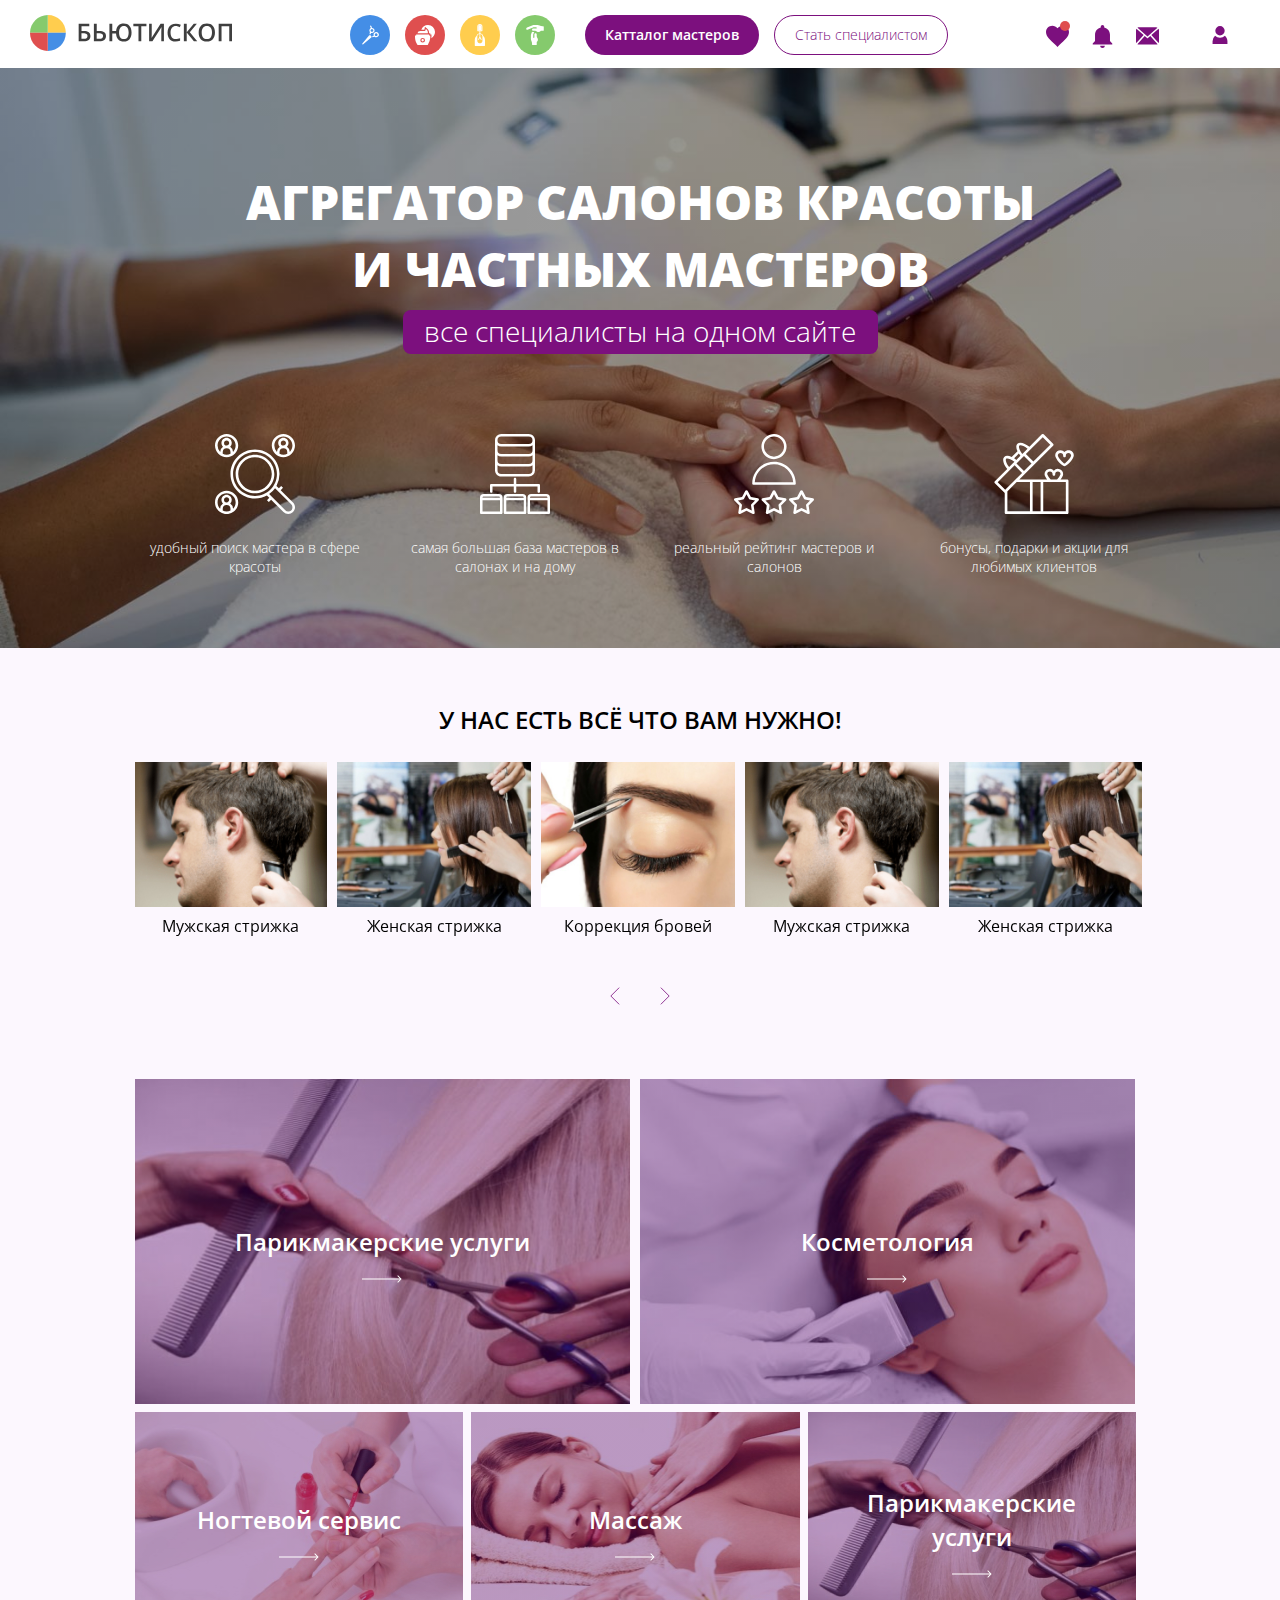
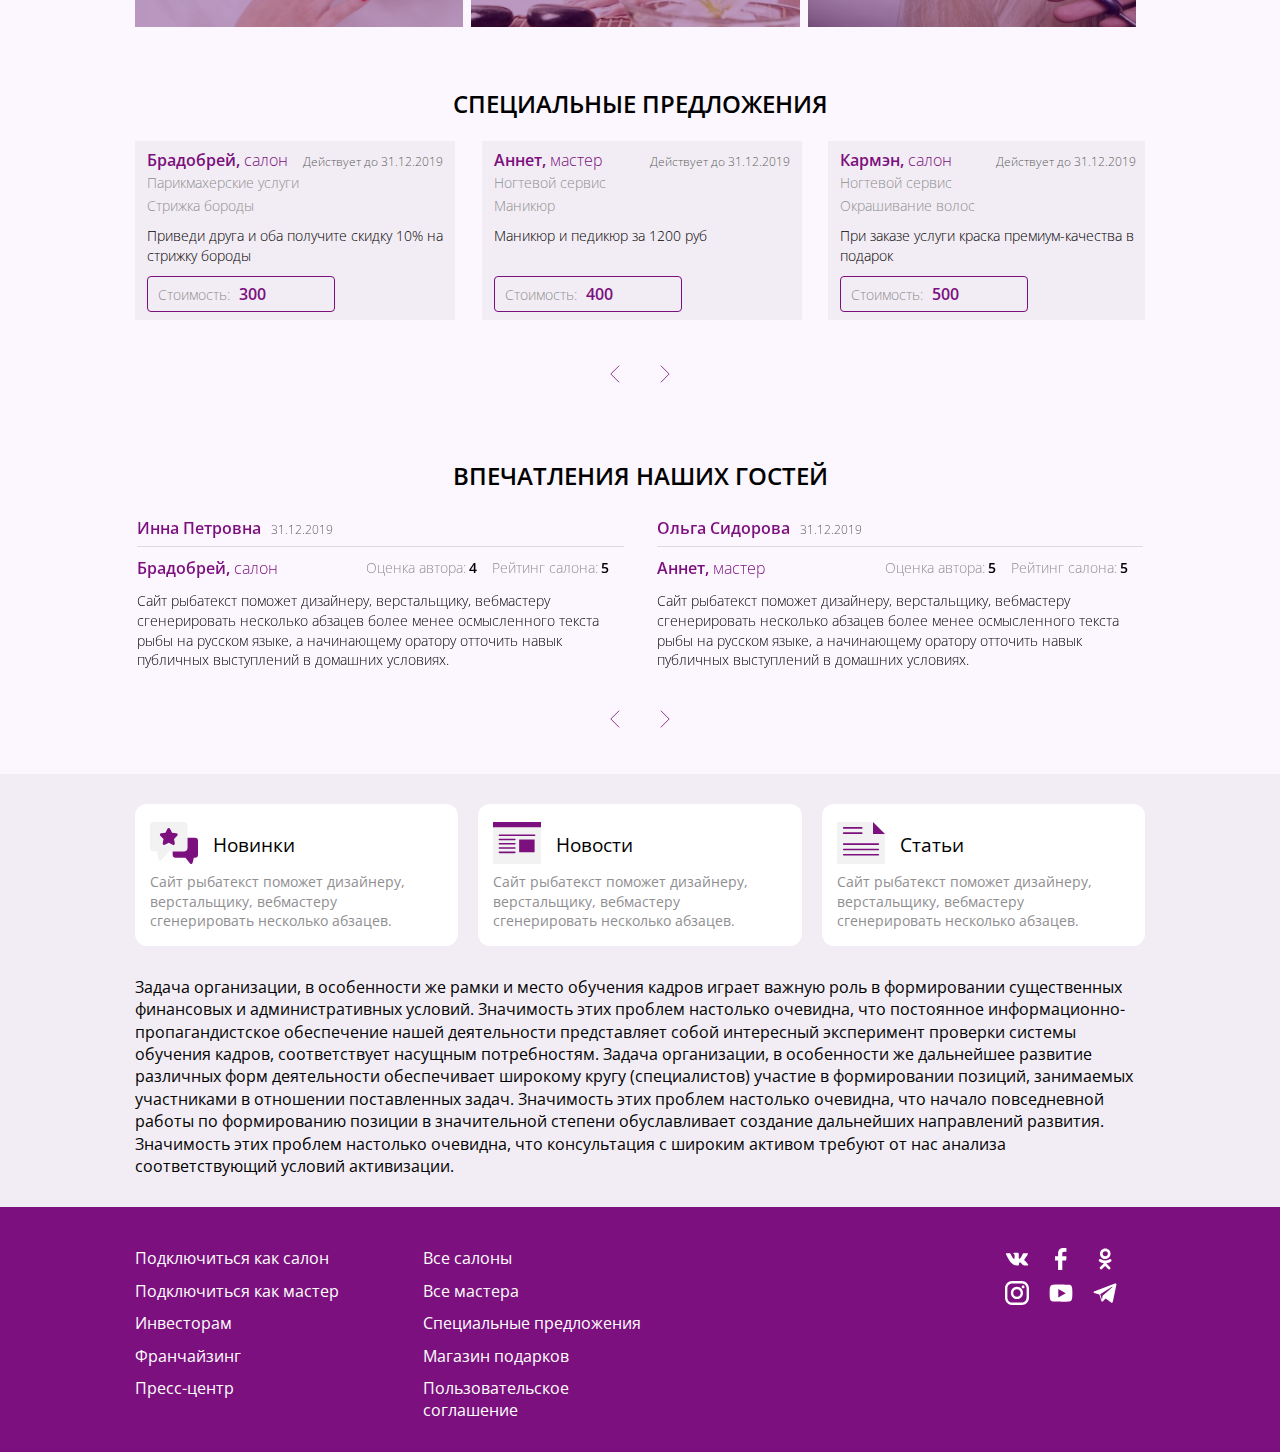
<file: index.html>
<!DOCTYPE html>
<html lang="ru">
  <head>
    <meta charset="utf-8">
    <meta http-equiv="X-UA-Compatible" content="IE=edge">
    <title>Главная</title>
    <meta name="discription" content="Здесь будет описание сайта!">
    <meta name="theme-color" content="#c9e0e04d">
    <meta name="viewport" content="width=device-width, initial-scale=1">
    <link href="https://fonts.googleapis.com/css?family=Open+Sans:300,400,600,800&amp;display=swap&amp;subset=cyrillic" rel="stylesheet">
    <link rel="stylesheet" href="./styles/main.css">
  </head>
  <body class="page-body">
    <div class="wrapper">
      <div class="maincontent">
        <header class="page-header">
          <div class="layout-position--header">
            <div class="container page-header__wrap">
              <div class="container page-header__left-block">
                <div class="page-header__burger"><a class="link burger-menu-btn" href="javascript:void(0)">Открыть меню</a>
                </div>
                <div class="page-header__logo">
                  <div class="logo-wrap"><a><img class="logo-img" src="img/logo.svg" alt="Бьютископ"/></a>
                  </div>
                </div>
                <div class="page-header__location">
                  <div class="location"><a class="link location__link" href="javascript:void(0)">Город</a>
                  </div>
                </div>
              </div>
              <div class="container page-header__menu">
                <div class="menu-service page-header__menu-service">
                  <ul class="list menu-service">
                    <li class="menu-service__item"><a class="menu-service__link menu-service__link--hair" href="catalog.html">hair
                        <div class="social-img">
                          <svg width="17px" height="20px">
                            <use xlink:href="img/sprite.svg#hair"></use>
                          </svg>
                        </div></a></li>
                    <li class="menu-service__item"><a class="menu-service__link menu-service__link--cosm" href="catalog.html">cosmetic
                        <div class="social-img">
                          <svg width="20px" height="20px">
                            <use xlink:href="img/sprite.svg#cosmetic"></use>
                          </svg>
                        </div></a></li>
                    <li class="menu-service__item"><a class="menu-service__link menu-service__link--manic" href="catalog.html">manicure
                        <div class="social-img">
                          <svg width="12px" height="22px">
                            <use xlink:href="img/sprite.svg#manicure"></use>
                          </svg>
                        </div></a></li>
                    <li class="menu-service__item"><a class="menu-service__link menu-service__link--massage" href="catalog.html">massage
                        <div class="social-img">
                          <svg width="18px" height="20px">
                            <use xlink:href="img/sprite.svg#massage"></use>
                          </svg>
                        </div></a></li>
                  </ul>
                </div>
                <div class="page-header__btn-block"><a class="link link-btn" href="catalog.html">Катталог мастеров</a><a class="link link-btn link-btn--white-style" href="javascript:void(0)">Стать специалистом</a>
                </div>
              </div>
              <div class="container page-header__right-block">
                <div class="notification page-header__notification">
                  <ul class="list notification__list">
                    <li class="notification__item notification__item--active"><a class="link notification__link notification__link--favorite" href="javascript:void(0)">favorite</a>
                    </li>
                    <li class="notification__item"><a class="link notification__link notification__link--notif" href="javascript:void(0)">notification</a>
                    </li>
                    <li class="notification__item"><a class="link notification__link notification__link--chat" href="javascript:void(0)">chat</a>
                    </li>
                  </ul>
                </div>
                <div class="user-block page-header__user-block">
                  <button class="btn btn-login-menu">Registration</button>
                  <div class="user-block__login-links"><a class="link enter-site-link" href="javascript:void(0)">Вход</a><a class="link registration-site-link" href="javascript:void(0)">Регистрация</a>
                  </div>
                </div>
              </div>
            </div>
          </div>
        </header>
        <main class="index-main">
          <section class="hero">
            <div class="layout-position">
              <div class="hero__inner">
                <div class="hero__content">
                  <h1 class="hero__title">Aгрегатор салонов красоты и частных мастеров</h1><span class="hero__promo">Все специалисты на одном сайте</span>
                </div>
                <div class="advantages hero__advantages">
                  <ul class="advantages__list">
                    <li class="advantages__list-item">
                      <div class="card">
                        <div class="card__img advantages__card-img"><img src="img/sprite.svg#m-search" alt=""/>
                        </div>
                        <div class="card__text advantages__card-text">
                          <p class="card__text-item">Удобный поиск мастера в сфере красоты</p>
                        </div>
                      </div>
                    </li>
                    <li class="advantages__list-item">
                      <div class="card">
                        <div class="card__img advantages__card-img"><img src="img/sprite.svg#base" alt=""/>
                        </div>
                        <div class="card__text advantages__card-text">
                          <p class="card__text-item">Самая большая база мастеров в салонах и на дому</p>
                        </div>
                      </div>
                    </li>
                    <li class="advantages__list-item">
                      <div class="card">
                        <div class="card__img advantages__card-img"><img src="img/sprite.svg#rate" alt=""/>
                        </div>
                        <div class="card__text advantages__card-text">
                          <p class="card__text-item">Реальный рейтинг мастеров и салонов</p>
                        </div>
                      </div>
                    </li>
                    <li class="advantages__list-item">
                      <div class="card">
                        <div class="card__img advantages__card-img"><img src="img/sprite.svg#gift" alt=""/>
                        </div>
                        <div class="card__text advantages__card-text">
                          <p class="card__text-item">Бонусы, подарки и акции для любимых клиентов</p>
                        </div>
                      </div>
                    </li>
                  </ul>
                </div>
              </div>
            </div>
          </section>
          <section class="service">
            <div class="layout-position">
              <h2 class="title service__title">У нас есть всё что вам нужно!</h2>
              <div class="service__gallery">
                <div class="slider__service owl-carousel" id="service-slider">
                  <div class="slider__service-item">
                    <div class="slider__service-img"><img src="img/man-hair-desktop.jpg" alt="Стрижка"/>
                    </div>
                    <div class="slider__service-text"><span class="slide-discr">Мужская стрижка</span></div>
                  </div>
                  <div class="slider__service-item">
                    <div class="slider__service-img"><img src="img/w-hair-desktop.jpg" alt="Стрижка"/>
                    </div>
                    <div class="slider__service-text"><span class="slide-discr">Женская стрижка</span></div>
                  </div>
                  <div class="slider__service-item">
                    <div class="slider__service-img"><img src="img/eyebrows-desktop.jpg" alt="Коррекция бровей"/>
                    </div>
                    <div class="slider__service-text"><span class="slide-discr">Коррекция бровей</span></div>
                  </div>
                  <div class="slider__service-item">
                    <div class="slider__service-img"><img src="img/man-hair-desktop.jpg" alt="Стрижка"/>
                    </div>
                    <div class="slider__service-text"><span class="slide-discr">Мужская стрижка</span></div>
                  </div>
                  <div class="slider__service-item">
                    <div class="slider__service-img"><img src="img/w-hair-desktop.jpg" alt="Стрижка"/>
                    </div>
                    <div class="slider__service-text"><span class="slide-discr">Женская стрижка</span></div>
                  </div>
                </div>
                <div class="slider-controls">
                  <button class="btn btn-slider slider__btn-prev" id="service-btn-prev" type="button">
                    <svg width="10px" height="20px">
                      <use xlink:href="img/sprite.svg#arrow-prw"></use>
                    </svg>
                  </button>
                  <button class="btn btn-slider slider__btn-next" id="service-btn-next" type="button">
                    <svg width="10px" height="20px">
                      <use xlink:href="img/sprite.svg#arrow-nxt"></use>
                    </svg>
                  </button>
                </div>
              </div>
              <div class="service__block-links">
                <div class="block-links">
                  <div class="block-links__item block-links__item--hair block-links__item--big"><a class="block-links__link" href="catalog.html"><span class="block-links__text">Парикмакерские услуги</span></a></div>
                  <div class="block-links__item block-links__item--cosm block-links__item--big"><a class="block-links__link" href="catalog.html"><span class="block-links__text">Косметология</span></a></div>
                  <div class="block-links__item block-links__item--manic"><a class="block-links__link" href="catalog.html"><span class="block-links__text">Ногтевой сервис</span></a></div>
                  <div class="block-links__item block-links__item--mas"><a class="block-links__link" href="catalog.html"><span class="block-links__text">Массаж </span></a></div>
                  <div class="block-links__item block-links__item--hair2"><a class="block-links__link" href="catalog.html"><span class="block-links__text">Парикмакерские услуги</span></a></div>
                </div>
                <div class="block-links__slider owl-carousel" id="service-link-slider">
                  <div class="block-links__slider-item">
                    <div class="block-links__item block-links__item--hair"><a class="block-links__link" href="javascript:void(0)"><span class="block-links__text">Парикмакерские услуги</span></a></div>
                  </div>
                  <div class="block-links__slider-item">
                    <div class="block-links__item block-links__item--cosm"><a class="block-links__link" href="javascript:void(0)"><span class="block-links__text">Косметология</span></a></div>
                  </div>
                  <div class="block-links__slider-item">
                    <div class="block-links__item block-links__item--manic"><a class="block-links__link" href="javascript:void(0)"><span class="block-links__text">Ногтевой сервис</span></a></div>
                  </div>
                  <div class="block-links__slider-item">
                    <div class="block-links__item block-links__item--mas"><a class="block-links__link" href="javascript:void(0)"><span class="block-links__text">Массаж </span></a></div>
                  </div>
                  <div class="block-links__slider-item">
                    <div class="block-links__item block-links__item--hair2"><a class="block-links__link" href="javascript:void(0)"><span class="block-links__text">Парикмакерские услуги</span></a></div>
                  </div>
                </div>
              </div>
            </div>
          </section>
          <div class="promo">
            <div class="layout-position">
              <h2 class="title promo__title">Специальные предложения</h2>
              <div class="promo__slider owl-carousel" id="promo">
                <div class="promo-card">
                  <header class="promo-card__header">
                    <div class="promo-card__master"><span class="text text--big text--c-main">Брадобрей, <span>салон</span></span>
                    </div>
                    <div class="promo-card__date">
                      <time datetime="2019-12-31"><span class="text text--small">Действует до 31.12.2019</span>
                      </time>
                    </div>
                  </header>
                  <div class="promo-card__body">
                    <div class="promo-card__serv">
                      <ul class="promo-card__list">
                        <li class="promo-card__list-item"><span class="text">Парикмахерские услуги</span>
                        </li>
                        <li class="promo-card__list-item"><span class="text">Стрижка бороды</span>
                        </li>
                      </ul>
                    </div>
                    <div class="promo-card__slogan">
                      <p class="discr">Приведи друга и оба получите скидку 10% на стрижку бороды</p>
                    </div>
                    <div class="promo-card__btn"><a class="link promo-card__link" href="salon-cards.html"><span class="text promo-card__link-text">Стоимость: </span><span class="text text--big text--c-main">300</span></a></div>
                  </div>
                </div>
                <div class="promo-card">
                  <header class="promo-card__header">
                    <div class="promo-card__master"><span class="text text--big text--c-main">Аннет, <span>мастер</span></span>
                    </div>
                    <div class="promo-card__date">
                      <time datetime="2019-12-31"><span class="text text--small">Действует до 31.12.2019</span>
                      </time>
                    </div>
                  </header>
                  <div class="promo-card__body">
                    <div class="promo-card__serv">
                      <ul class="promo-card__list">
                        <li class="promo-card__list-item"><span class="text">Ногтевой сервис</span>
                        </li>
                        <li class="promo-card__list-item"><span class="text">Маникюр</span>
                        </li>
                      </ul>
                    </div>
                    <div class="promo-card__slogan">
                      <p class="discr">Маникюр и педикюр за 1200 руб</p>
                    </div>
                    <div class="promo-card__btn"><a class="link promo-card__link" href="salon-cards.html"><span class="text promo-card__link-text">Стоимость: </span><span class="text text--big text--c-main">400</span></a></div>
                  </div>
                </div>
                <div class="promo-card">
                  <header class="promo-card__header">
                    <div class="promo-card__master"><span class="text text--big text--c-main">Кармэн, <span>салон</span></span>
                    </div>
                    <div class="promo-card__date">
                      <time datetime="2019-12-31"><span class="text text--small">Действует до 31.12.2019</span>
                      </time>
                    </div>
                  </header>
                  <div class="promo-card__body">
                    <div class="promo-card__serv">
                      <ul class="promo-card__list">
                        <li class="promo-card__list-item"><span class="text">Ногтевой сервис</span>
                        </li>
                        <li class="promo-card__list-item"><span class="text">Окрашивание волос</span>
                        </li>
                      </ul>
                    </div>
                    <div class="promo-card__slogan">
                      <p class="discr">При заказе услуги краска премиум-качества в подарок</p>
                    </div>
                    <div class="promo-card__btn"><a class="link promo-card__link" href="salon-cards.html"><span class="text promo-card__link-text">Стоимость: </span><span class="text text--big text--c-main">500</span></a></div>
                  </div>
                </div>
              </div>
              <div class="slider-controls">
                <button class="btn btn-slider slider__btn-prev" id="promo-btn-prev" type="button">
                  <svg width="10px" height="20px">
                    <use xlink:href="img/sprite.svg#arrow-prw"></use>
                  </svg>
                </button>
                <button class="btn btn-slider slider__btn-next" id="promo-btn-next" type="button">
                  <svg width="10px" height="20px">
                    <use xlink:href="img/sprite.svg#arrow-nxt"></use>
                  </svg>
                </button>
              </div>
            </div>
          </div>
          <section class="index-comments">
            <div class="layout-position">
              <h2 class="title comments__title">Впечатления наших гостей</h2>
              <div class="comments__slider owl-carousel" id="comment-slider">
                <div class="comment">
                  <header class="comment__header index__comment">
                    <div class="comment__author"><span class="text text--big text--c-main">Инна Петровна</span>
                    </div>
                    <div class="comment__date">
                      <time datetime="2019-12-31"><span class="text text--small">31.12.2019</span>
                      </time>
                    </div>
                  </header>
                  <div class="comment__body">
                    <div class="comment__body-row">
                      <div class="comment__master-name"><span class="text text--big text--c-main">Брадобрей, <span>салон</span></span>
                      </div>
                      <div class="rating">
                        <div class="rating__item"> <span class="text">Оценка автора:</span><span class="text text--c-black text--big rating__count">4</span>
                        </div>
                        <div class="rating__item"><span class="text">Рейтинг салона:</span><span class="text text--c-black text--big rating__count">5</span>
                        </div>
                      </div>
                    </div>
                    <div class="comment__content">
                      <p class="discr comment__text">Сайт рыбатекст поможет дизайнеру, верстальщику, вебмастеру сгенерировать несколько абзацев более менее осмысленного текста рыбы на русском языке, а начинающему оратору отточить навык публичных выступлений в домашних условиях.</p>
                    </div>
                  </div>
                </div>
                <div class="comment">
                  <header class="comment__header index__comment">
                    <div class="comment__author"><span class="text text--big text--c-main">Ольга Сидорова</span>
                    </div>
                    <div class="comment__date">
                      <time datetime="2019-12-31"><span class="text text--small">31.12.2019</span>
                      </time>
                    </div>
                  </header>
                  <div class="comment__body">
                    <div class="comment__body-row">
                      <div class="comment__master-name"><span class="text text--big text--c-main">Аннет, <span>мастер</span></span>
                      </div>
                      <div class="rating">
                        <div class="rating__item"> <span class="text">Оценка автора:</span><span class="text text--c-black text--big rating__count">5</span>
                        </div>
                        <div class="rating__item"><span class="text">Рейтинг салона:</span><span class="text text--c-black text--big rating__count">5</span>
                        </div>
                      </div>
                    </div>
                    <div class="comment__content">
                      <p class="discr comment__text">Сайт рыбатекст поможет дизайнеру, верстальщику, вебмастеру сгенерировать несколько абзацев более менее осмысленного текста рыбы на русском языке, а начинающему оратору отточить навык публичных выступлений в домашних условиях.</p>
                    </div>
                  </div>
                </div>
                <div class="comment">
                  <header class="comment__header index__comment">
                    <div class="comment__author"><span class="text text--big text--c-main">Инна Петровна</span>
                    </div>
                    <div class="comment__date">
                      <time datetime="2019-12-31"><span class="text text--small">31.12.2019</span>
                      </time>
                    </div>
                  </header>
                  <div class="comment__body">
                    <div class="comment__body-row">
                      <div class="comment__master-name"><span class="text text--big text--c-main">Брадобрей, <span>салон</span></span>
                      </div>
                      <div class="rating">
                        <div class="rating__item"> <span class="text">Оценка автора:</span><span class="text text--c-black text--big rating__count">4</span>
                        </div>
                        <div class="rating__item"><span class="text">Рейтинг салона:</span><span class="text text--c-black text--big rating__count">5</span>
                        </div>
                      </div>
                    </div>
                    <div class="comment__content">
                      <p class="discr comment__text">Сайт рыбатекст поможет дизайнеру, верстальщику, вебмастеру сгенерировать несколько абзацев более менее осмысленного текста рыбы на русском языке, а начинающему оратору отточить навык публичных выступлений в домашних условиях.</p>
                    </div>
                  </div>
                </div>
                <div class="comment">
                  <header class="comment__header index__comment">
                    <div class="comment__author"><span class="text text--big text--c-main">Ольга Сидорова</span>
                    </div>
                    <div class="comment__date">
                      <time datetime="2019-12-31"><span class="text text--small">31.12.2019</span>
                      </time>
                    </div>
                  </header>
                  <div class="comment__body">
                    <div class="comment__body-row">
                      <div class="comment__master-name"><span class="text text--big text--c-main">Аннет, <span>мастер</span></span>
                      </div>
                      <div class="rating">
                        <div class="rating__item"> <span class="text">Оценка автора:</span><span class="text text--c-black text--big rating__count">5</span>
                        </div>
                        <div class="rating__item"><span class="text">Рейтинг салона:</span><span class="text text--c-black text--big rating__count">5</span>
                        </div>
                      </div>
                    </div>
                    <div class="comment__content">
                      <p class="discr comment__text">Сайт рыбатекст поможет дизайнеру, верстальщику, вебмастеру сгенерировать несколько абзацев более менее осмысленного текста рыбы на русском языке, а начинающему оратору отточить навык публичных выступлений в домашних условиях.</p>
                    </div>
                  </div>
                </div>
                <div class="comment">
                  <header class="comment__header index__comment">
                    <div class="comment__author"><span class="text text--big text--c-main">Инна Петровна</span>
                    </div>
                    <div class="comment__date">
                      <time datetime="2019-12-31"><span class="text text--small">31.12.2019</span>
                      </time>
                    </div>
                  </header>
                  <div class="comment__body">
                    <div class="comment__body-row">
                      <div class="comment__master-name"><span class="text text--big text--c-main">Брадобрей, <span>салон</span></span>
                      </div>
                      <div class="rating">
                        <div class="rating__item"> <span class="text">Оценка автора:</span><span class="text text--c-black text--big rating__count">4</span>
                        </div>
                        <div class="rating__item"><span class="text">Рейтинг салона:</span><span class="text text--c-black text--big rating__count">5</span>
                        </div>
                      </div>
                    </div>
                    <div class="comment__content">
                      <p class="discr comment__text">Сайт рыбатекст поможет дизайнеру, верстальщику, вебмастеру сгенерировать несколько абзацев более менее осмысленного текста рыбы на русском языке, а начинающему оратору отточить навык публичных выступлений в домашних условиях.</p>
                    </div>
                  </div>
                </div>
              </div>
            </div>
            <div class="slider-controls">
              <button class="btn btn-slider slider__btn-prev" id="comment-btn-prev" type="button">
                <svg width="10px" height="20px">
                  <use xlink:href="img/sprite.svg#arrow-prw"></use>
                </svg>
              </button>
              <button class="btn btn-slider slider__btn-next" id="comment-btn-next" type="button">
                <svg width="10px" height="20px">
                  <use xlink:href="img/sprite.svg#arrow-nxt"></use>
                </svg>
              </button>
            </div>
          </section>
          <section class="articles">
            <div class="layout-position">
              <div class="articles__top-line">
                <ul class="articles__list">
                  <li class="articles__list-item"><a class="link articles__list-link" href="news.html">
                      <article class="article">
                        <div class="article__title">
                          <div class="article__title-img">
                            <svg width="48px" height="48px">
                              <use xlink:href="img/sprite.svg#novelty"></use>
                            </svg>
                          </div>
                          <div class="article__title-text">
                            <h3 class="subtitle">Новинки</h3>
                          </div>
                        </div>
                        <div class="article__text">
                          <p class="article__text-par">Сайт рыбатекст поможет дизайнеру, верстальщику, вебмастеру сгенерировать несколько абзацев.</p>
                        </div>
                      </article></a></li>
                  <li class="articles__list-item"><a class="link articles__list-link" href="news.html">
                      <article class="article">
                        <div class="article__title">
                          <div class="article__title-img">
                            <svg width="48px" height="48px">
                              <use xlink:href="img/sprite.svg#news"></use>
                            </svg>
                          </div>
                          <div class="article__title-text">
                            <h3 class="subtitle">Новости</h3>
                          </div>
                        </div>
                        <div class="article__text">
                          <p class="article__text-par">Сайт рыбатекст поможет дизайнеру, верстальщику, вебмастеру сгенерировать несколько абзацев.</p>
                        </div>
                      </article></a></li>
                  <li class="articles__list-item"><a class="link articles__list-link" href="news.html">
                      <article class="article">
                        <div class="article__title">
                          <div class="article__title-img">
                            <svg width="48px" height="48px">
                              <use xlink:href="img/sprite.svg#articles"></use>
                            </svg>
                          </div>
                          <div class="article__title-text">
                            <h3 class="subtitle">Статьи</h3>
                          </div>
                        </div>
                        <div class="article__text">
                          <p class="article__text-par">Сайт рыбатекст поможет дизайнеру, верстальщику, вебмастеру сгенерировать несколько абзацев.</p>
                        </div>
                      </article></a></li>
                </ul>
              </div>
              <div class="articles__bottom-line">
                <p>Задача организации, в особенности же рамки и место обучения кадров играет важную роль в формировании существенных финансовых и административных условий. Значимость этих проблем настолько очевидна, что постоянное информационно-пропагандистское обеспечение нашей деятельности представляет собой интересный эксперимент проверки системы обучения кадров, соответствует насущным потребностям. Задача организации, в особенности же дальнейшее развитие различных форм деятельности обеспечивает широкому кругу (специалистов) участие в формировании позиций, занимаемых участниками в отношении поставленных задач. Значимость этих проблем настолько очевидна, что начало повседневной работы по формированию позиции в значительной степени обуславливает создание дальнейших направлений развития. Значимость этих проблем настолько очевидна, что консультация с широким активом требуют от нас анализа соответствующий условий активизации.</p>
              </div>
            </div>
          </section>
        </main>
      </div>
      <footer class="page-footer">
        <div class="layout-position">
          <div class="footer-links">
            <div class="footer-block-links">
              <div class="column">
                <ul class="footer-list">
                  <li class="footer-list__item"><a class="link footer-list__link" href="javascript:void(0)">Подключиться как салон</a>
                  </li>
                  <li class="footer-list__item"><a class="link footer-list__link" href="javascript:void(0)">Подключиться как мастер</a>
                  </li>
                  <li class="footer-list__item"><a class="link footer-list__link" href="javascript:void(0)">Инвесторам</a>
                  </li>
                  <li class="footer-list__item"><a class="link footer-list__link" href="javascript:void(0)">Франчайзинг</a>
                  </li>
                  <li class="footer-list__item"><a class="link footer-list__link" href="javascript:void(0)">Пресс-центр</a>
                  </li>
                </ul>
              </div>
              <div class="column">
                <ul class="footer-list">
                  <li class="footer-list__item"><a class="link footer-list__link" href="catalog.html">Все салоны</a>
                  </li>
                  <li class="footer-list__item"><a class="link footer-list__link" href="catalog.html">Все мастера</a>
                  </li>
                  <li class="footer-list__item"><a class="link footer-list__link" href="javascript:void(0)">Специальные предложения</a>
                  </li>
                  <li class="footer-list__item"><a class="link footer-list__link" href="javascript:void(0)">Магазин подарков</a>
                  </li>
                  <li class="footer-list__item"><a class="link footer-list__link" href="javascript:void(0)">Пользовательское соглашение</a>
                  </li>
                </ul>
              </div>
            </div>
            <div class="footer-links__social">
              <ul class="list social-list">
                <li class="social-list__item"><a class="social-list__link social-list__link--vk" href="javascript:void(0)">Вконтакте
                    <div class="social-img">
                      <svg width="24px" height="14px">
                        <use xlink:href="img/sprite.svg#vk"></use>
                      </svg>
                    </div></a></li>
                <li class="social-list__item"><a class="social-list__link social-list__link--fb" href="javascript:void(0)">facebook
                    <div class="social-img">
                      <svg width="12px" height="24px">
                        <use xlink:href="img/sprite.svg#fb"></use>
                      </svg>
                    </div></a></li>
                <li class="social-list__item"><a class="social-list__link social-list__link--ok" href="javascript:void(0)">Однокласники
                    <div class="social-img">
                      <svg width="14px" height="24px">
                        <use xlink:href="img/sprite.svg#odkl"></use>
                      </svg>
                    </div></a></li>
                <li class="social-list__item"><a class="social-list__link social-list__link--inst" href="javascript:void(0)">instagram
                    <div class="social-img">
                      <svg width="24px" height="24px">
                        <use xlink:href="img/sprite.svg#inst"></use>
                      </svg>
                    </div></a></li>
                <li class="social-list__item"><a class="social-list__link social-list__link--ytube" href="javascript:void(0)">youtube
                    <div class="social-img">
                      <svg width="24px" height="18px">
                        <use xlink:href="img/sprite.svg#youtb"></use>
                      </svg>
                    </div></a></li>
                <li class="social-list__item"><a class="social-list__link social-list__link--tg" href="javascript:void(0)">Telegram
                    <div class="social-img">
                      <svg width="24px" height="20px">
                        <use xlink:href="img/sprite.svg#tg"></use>
                      </svg>
                    </div></a></li>
              </ul>
            </div>
          </div>
        </div>
      </footer>
    </div>
    <script src="js/vendor.js"></script>
    <script src="js/main.js"></script>
  </body>
</html>
</file>
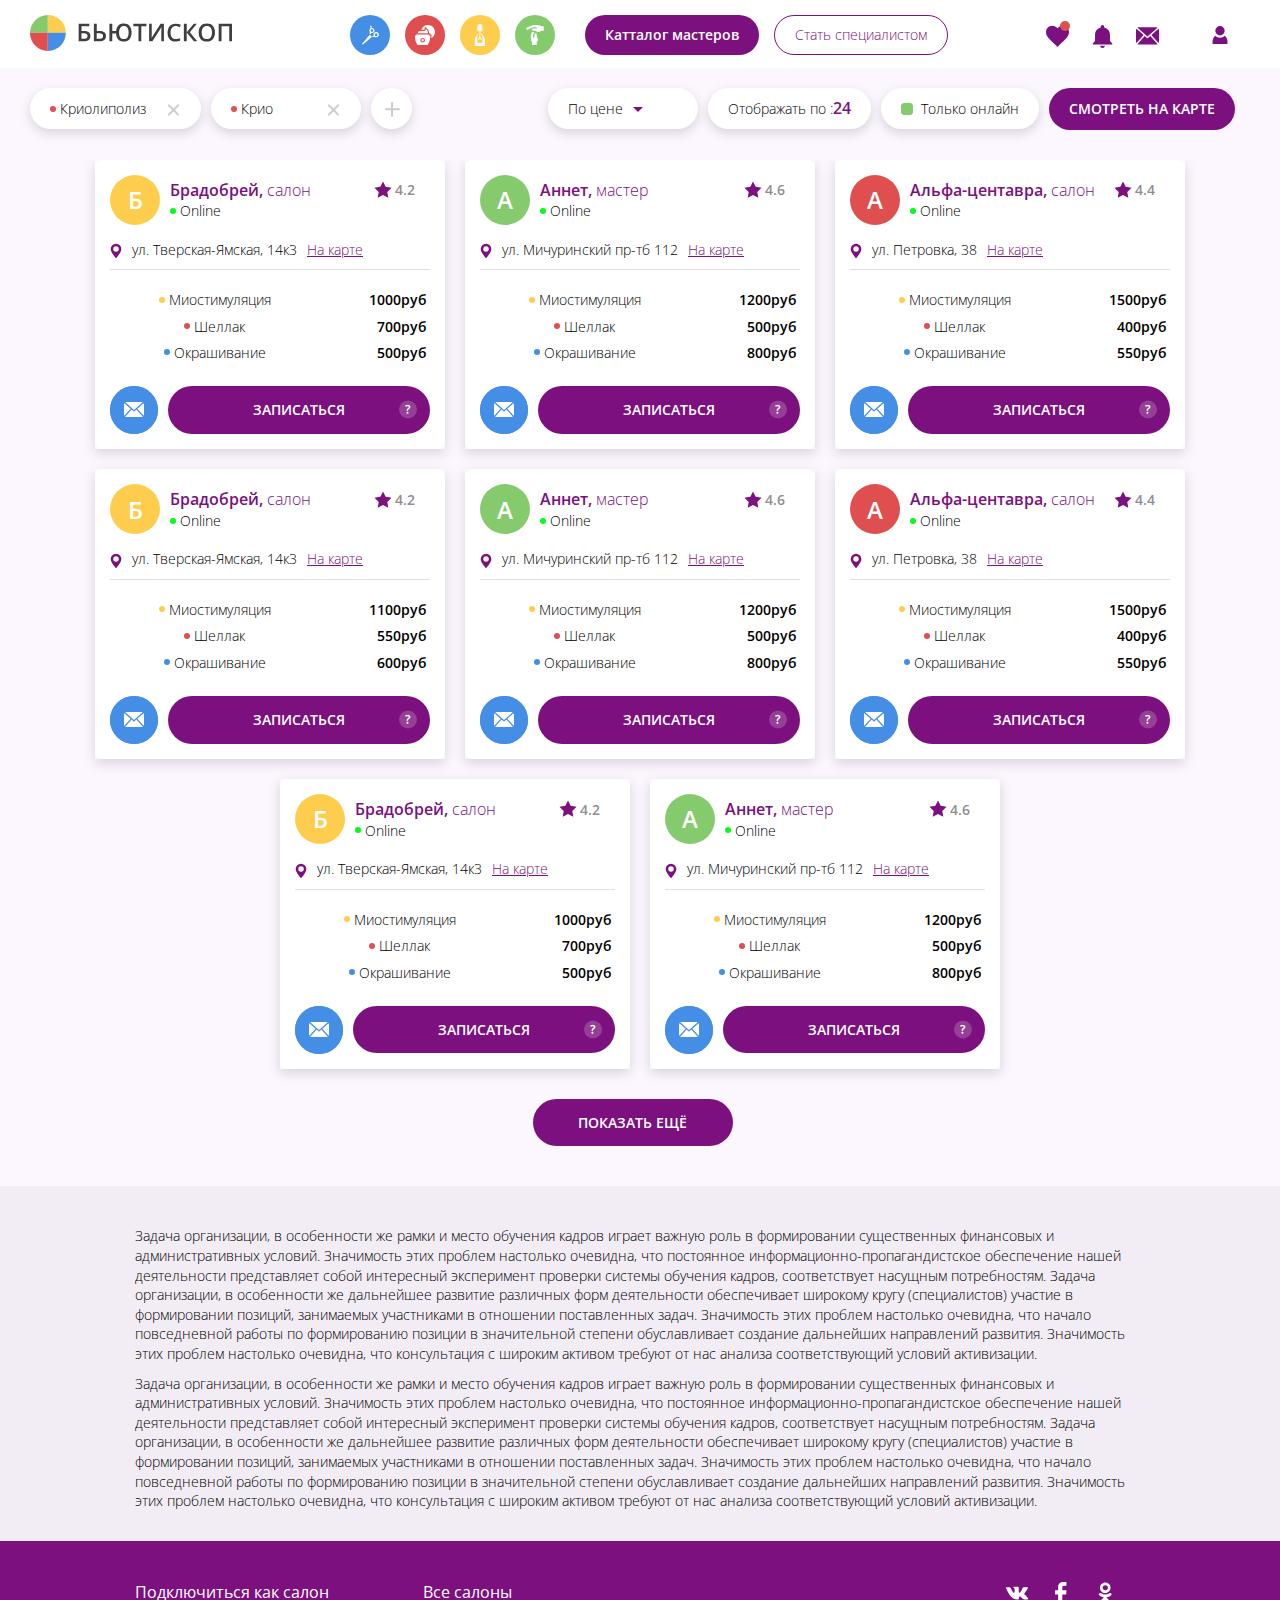
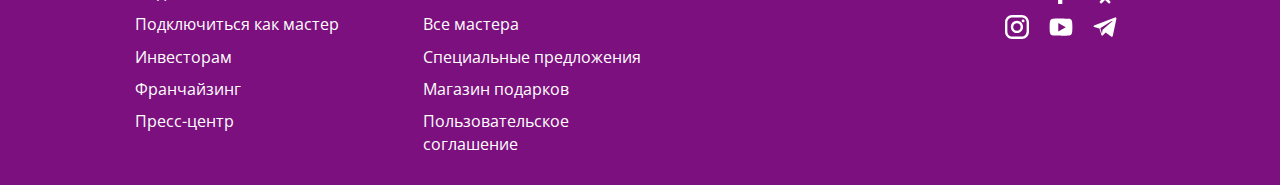
<file: catalog.html>
<!DOCTYPE html>
<html lang="ru">
  <head>
    <meta charset="utf-8">
    <meta http-equiv="X-UA-Compatible" content="IE=edge">
    <title>Catalog</title>
    <meta name="discription" content="Здесь будет описание сайта!">
    <meta name="theme-color" content="#c9e0e04d">
    <meta name="viewport" content="width=device-width, initial-scale=1">
    <link href="https://fonts.googleapis.com/css?family=Open+Sans:300,400,600,800&amp;display=swap&amp;subset=cyrillic" rel="stylesheet">
    <link rel="stylesheet" href="./styles/main.css">
  </head>
  <body class="page-body">
    <div class="wrapper">
      <div class="maincontent">
        <header class="page-header">
          <div class="layout-position--header">
            <div class="container page-header__wrap">
              <div class="container page-header__left-block">
                <div class="page-header__burger"><a class="link burger-menu-btn" href="javascript:void(0)">Открыть меню</a>
                </div>
                <div class="page-header__logo">
                  <div class="logo-wrap"><a class="logo-link" href="index.html"><img class="logo-img" src="img/logo.svg" alt="Бьютископ"/></a>
                  </div>
                </div>
                <div class="page-header__location">
                  <div class="location"><a class="link location__link" href="javascript:void(0)">Город</a>
                  </div>
                </div>
              </div>
              <div class="container page-header__menu">
                <div class="menu-service page-header__menu-service">
                  <ul class="list menu-service">
                    <li class="menu-service__item"><a class="menu-service__link menu-service__link--hair" href="catalog.html">hair
                        <div class="social-img">
                          <svg width="17px" height="20px">
                            <use xlink:href="img/sprite.svg#hair"></use>
                          </svg>
                        </div></a></li>
                    <li class="menu-service__item"><a class="menu-service__link menu-service__link--cosm" href="catalog.html">cosmetic
                        <div class="social-img">
                          <svg width="20px" height="20px">
                            <use xlink:href="img/sprite.svg#cosmetic"></use>
                          </svg>
                        </div></a></li>
                    <li class="menu-service__item"><a class="menu-service__link menu-service__link--manic" href="catalog.html">manicure
                        <div class="social-img">
                          <svg width="12px" height="22px">
                            <use xlink:href="img/sprite.svg#manicure"></use>
                          </svg>
                        </div></a></li>
                    <li class="menu-service__item"><a class="menu-service__link menu-service__link--massage" href="catalog.html">massage
                        <div class="social-img">
                          <svg width="18px" height="20px">
                            <use xlink:href="img/sprite.svg#massage"></use>
                          </svg>
                        </div></a></li>
                  </ul>
                </div>
                <div class="page-header__btn-block"><a class="link link-btn" href="catalog.html">Катталог мастеров</a><a class="link link-btn link-btn--white-style" href="javascript:void(0)">Стать специалистом</a>
                </div>
              </div>
              <div class="container page-header__right-block">
                <div class="notification page-header__notification">
                  <ul class="list notification__list">
                    <li class="notification__item notification__item--active"><a class="link notification__link notification__link--favorite" href="javascript:void(0)">favorite</a>
                    </li>
                    <li class="notification__item"><a class="link notification__link notification__link--notif" href="javascript:void(0)">notification</a>
                    </li>
                    <li class="notification__item"><a class="link notification__link notification__link--chat" href="javascript:void(0)">chat</a>
                    </li>
                  </ul>
                </div>
                <div class="user-block page-header__user-block">
                  <button class="btn btn-login-menu">Registration</button>
                  <div class="user-block__login-links"><a class="link enter-site-link" href="javascript:void(0)">Вход</a><a class="link registration-site-link" href="javascript:void(0)">Регистрация</a>
                  </div>
                </div>
              </div>
            </div>
          </div>
        </header>
        <main class="catalog">
          <div class="catalog__filters">
            <div class="layout-position--header">
              <div class="filters">
                <div class="filter-service catalog__filters-group"><a class="link link-btn filter-service__open-btn link-btn--text-upper" href="javascript:void(0)">Фильтры</a>
                  <div class="filter-item filter-service__item"><span class="text text text--c-black text--circle-r filter-service__item-text">Криолиполиз</span>
                    <button class="btn remove-item" type="Удалить">button</button>
                  </div>
                  <div class="filter-item filter-service__item"><span class="text text text--c-black text--circle-r filter-service__item-text">Крио</span>
                    <button class="btn remove-item" type="Удалить">button</button>
                  </div>
                  <div class="filter-service__add-btn">
                    <button class="btn add-item" type="Добавить">button</button>
                  </div>
                </div>
                <div class="catalog__filters-group box-order-1">
                  <div class="catalog__filters-group-wrapper">
                    <div class="filter-category">
                      <div class="filter-category__item filter-item filter-item--pointer"><span class="text text text--c-black text--arrow-down">По цене</span>
                      </div>
                      <div class="filter-category__dropdown">
                        <ul class="dropdown-list">
                          <li class="dropdown-list__item"><span class="text text text--c-black text--arrow-down">По цене</span>
                          </li>
                          <li class="dropdown-list__item"><span class="text text text--c-black text--arrow-up">По цене</span>
                          </li>
                          <li class="dropdown-list__item"><span class="text text text--c-black text--arrow-down">По рейтингу</span>
                          </li>
                          <li class="dropdown-list__item"><span class="text text text--c-black text--arrow-up">По рейтингу</span>
                          </li>
                          <li class="dropdown-list__item"><span class="text text text--c-black text--arrow-down">По категории</span>
                          </li>
                          <li class="dropdown-list__item"><span class="text text text--c-black text--arrow-up">По категории</span>
                          </li>
                        </ul>
                      </div>
                    </div>
                    <div class="filter-on-vision">
                      <div class="filter-on-vision__item filter-item filter-item--pointer"><span class="text text text--c-black">Отображать по :</span><span class="text text text--c-main text--big">24</span>
                      </div>
                      <div class="filter-on-vision__dropdown">
                        <ul class="dropdown-list">
                          <li class="dropdown-list__item"><span class="text text text--c-black">8</span>
                          </li>
                          <li class="dropdown-list__item"><span class="text text text--c-black">16</span>
                          </li>
                          <li class="dropdown-list__item"><span class="text text text--c-black">24</span>
                          </li>
                        </ul>
                      </div>
                    </div>
                  </div>
                  <div class="filter-item filter-item__online filter-item--pointer">
                    <sapn class="checkbox checkbox-active"></sapn><span class="text text--c-black">Только онлайн</span>
                  </div>
                </div>
                <div class="catalog__filters-group box-order-2">
                  <div class="filter-item__link"><a class="link link-btn link-btn--text-upper link-on-map__desktop" href="javascript:void(0)">Смотреть на карте</a><a class="link link-btn link-on-map__mobile" href="javascript:void(0)">
                      <svg width="20" height="20">
                        <use xlink:href="img/sprite.svg#on-map"></use>
                      </svg></a>
                  </div>
                </div>
              </div>
            </div>
          </div>
          <div class="catalog__items">
            <div class="layout-position--catalog">
              <div class="catalog__container">
                <ul class="catalog-list">
                  <li class="catalog-list__item">
                    <article class="salon-card">
                      <header class="salon-card-header">
                        <div class="salon-card-header__top-line">
                          <div class="salon-group">
                            <div class="salon-group__item">
                              <div class="salon-logo salon-logo--bg-y">Б</div>
                              <div class="salon-group__item-content">
                                <div class="salon-name"><span class="text text--big text--c-main">Брадобрей, <span>салон</span></span>
                                  <div class="rating">
                                    <div class="rating__item salon-name__rating">
                                      <svg width="18" height="18">
                                        <use xlink:href="img/sprite.svg#star"></use>
                                      </svg><span class="text text--big rating__count">4.2</span>
                                    </div>
                                  </div>
                                </div>
                                <div class="salon-online"><span class="text text text--c-black text--circle-gl filter-service__item-text">Online</span>
                                </div>
                              </div>
                            </div>
                          </div>
                        </div>
                        <div class="salon-adress">
                          <div class="salon-adress__item">
                            <svg width="12" height="16">
                              <use xlink:href="img/sprite.svg#location"></use>
                            </svg>
                          </div>
                          <div class="salon-adress__item"><span class="text text--c-black">ул. Тверская-Ямская, 14к3</span>
                          </div>
                          <div class="salon-adress__item"><a class="link link--under link--small link--c-main" href="javascript:void(0)">На карте</a>
                          </div>
                        </div>
                      </header>
                      <div class="salon-card__service">
                        <table class="table-service">
                          <tr>
                            <th><span class="text text--circle-y text--c-black">Миостимуляция</span>
                            </th>
                            <th class="th-price"><span class="text text--big-m text--c-black">1000руб</span>
                            </th>
                          </tr>
                          <tr>
                            <th><span class="text text--circle-r text--c-black">Шеллак</span>
                            </th>
                            <th class="th-price"><span class="text text--big-m text--c-black">700руб</span>
                            </th>
                          </tr>
                          <tr>
                            <th><span class="text text--circle-b text--c-black">Окрашивание</span>
                            </th>
                            <th class="th-price"><span class="text text--big-m text--c-black">500руб</span>
                            </th>
                          </tr>
                        </table>
                      </div>
                      <footer class="salon-footer">
                        <div class="chat-link salon-footer__chat-link"><a class="link chat-link" href="javascript:void(0)">
                            <svg width="20" height="20">
                              <use xlink:href="img/sprite.svg#chat"></use>
                            </svg></a></div>
                        <div class="order-link salon-footer__order-link"><a class="link link-btn link-btn--big link-btn--text-upper" href="salon-cards.html">Записаться</a>
                          <div class="order-link__hint">
                            <svg width="6" height="10">
                              <use xlink:href="img/sprite.svg#q"></use>
                            </svg>
                            <div class="order-link__hint-text salon-footer__hint-text">
                              <p>Мастер свяжется с вами, согласует условия и подтвердит запись</p>
                            </div>
                          </div>
                        </div>
                      </footer>
                    </article>
                  </li>
                  <li class="catalog-list__item">
                    <article class="salon-card">
                      <header class="salon-card-header">
                        <div class="salon-card-header__top-line">
                          <div class="salon-group">
                            <div class="salon-group__item">
                              <div class="salon-logo salon-logo--bg-g">А</div>
                              <div class="salon-group__item-content">
                                <div class="salon-name"><span class="text text--big text--c-main">Аннет, <span>мастер</span></span>
                                  <div class="rating">
                                    <div class="rating__item salon-name__rating">
                                      <svg width="18" height="18">
                                        <use xlink:href="img/sprite.svg#star"></use>
                                      </svg><span class="text text--big rating__count">4.6</span>
                                    </div>
                                  </div>
                                </div>
                                <div class="salon-online"><span class="text text text--c-black text--circle-gl filter-service__item-text">Online</span>
                                </div>
                              </div>
                            </div>
                          </div>
                        </div>
                        <div class="salon-adress">
                          <div class="salon-adress__item">
                            <svg width="12" height="16">
                              <use xlink:href="img/sprite.svg#location"></use>
                            </svg>
                          </div>
                          <div class="salon-adress__item"><span class="text text--c-black">ул. Мичуринский пр-тб 112</span>
                          </div>
                          <div class="salon-adress__item"><a class="link link--under link--small link--c-main" href="javascript:void(0)">На карте</a>
                          </div>
                        </div>
                      </header>
                      <div class="salon-card__service">
                        <table class="table-service">
                          <tr>
                            <th><span class="text text--circle-y text--c-black">Миостимуляция</span>
                            </th>
                            <th class="th-price"><span class="text text--big-m text--c-black">1200руб</span>
                            </th>
                          </tr>
                          <tr>
                            <th><span class="text text--circle-r text--c-black">Шеллак</span>
                            </th>
                            <th class="th-price"><span class="text text--big-m text--c-black">500руб</span>
                            </th>
                          </tr>
                          <tr>
                            <th><span class="text text--circle-b text--c-black">Окрашивание</span>
                            </th>
                            <th class="th-price"><span class="text text--big-m text--c-black">800руб</span>
                            </th>
                          </tr>
                        </table>
                      </div>
                      <footer class="salon-footer">
                        <div class="chat-link salon-footer__chat-link"><a class="link chat-link" href="javascript:void(0)">
                            <svg width="20" height="20">
                              <use xlink:href="img/sprite.svg#chat"></use>
                            </svg></a></div>
                        <div class="order-link salon-footer__order-link"><a class="link link-btn link-btn--big link-btn--text-upper" href="salon-cards.html">Записаться</a>
                          <div class="order-link__hint">
                            <svg width="6" height="10">
                              <use xlink:href="img/sprite.svg#q"></use>
                            </svg>
                            <div class="order-link__hint-text salon-footer__hint-text">
                              <p>Мастер свяжется с вами, согласует условия и подтвердит запись</p>
                            </div>
                          </div>
                        </div>
                      </footer>
                    </article>
                  </li>
                  <li class="catalog-list__item">
                    <article class="salon-card">
                      <header class="salon-card-header">
                        <div class="salon-card-header__top-line">
                          <div class="salon-group">
                            <div class="salon-group__item">
                              <div class="salon-logo salon-logo--bg-r">А</div>
                              <div class="salon-group__item-content">
                                <div class="salon-name"><span class="text text--big text--c-main">Альфа-центавра, <span>салон</span></span>
                                  <div class="rating">
                                    <div class="rating__item salon-name__rating">
                                      <svg width="18" height="18">
                                        <use xlink:href="img/sprite.svg#star"></use>
                                      </svg><span class="text text--big rating__count">4.4</span>
                                    </div>
                                  </div>
                                </div>
                                <div class="salon-online"><span class="text text text--c-black text--circle-gl filter-service__item-text">Online</span>
                                </div>
                              </div>
                            </div>
                          </div>
                        </div>
                        <div class="salon-adress">
                          <div class="salon-adress__item">
                            <svg width="12" height="16">
                              <use xlink:href="img/sprite.svg#location"></use>
                            </svg>
                          </div>
                          <div class="salon-adress__item"><span class="text text--c-black">ул. Петровка, 38</span>
                          </div>
                          <div class="salon-adress__item"><a class="link link--under link--small link--c-main" href="javascript:void(0)">На карте</a>
                          </div>
                        </div>
                      </header>
                      <div class="salon-card__service">
                        <table class="table-service">
                          <tr>
                            <th><span class="text text--circle-y text--c-black">Миостимуляция</span>
                            </th>
                            <th class="th-price"><span class="text text--big-m text--c-black">1500руб</span>
                            </th>
                          </tr>
                          <tr>
                            <th><span class="text text--circle-r text--c-black">Шеллак</span>
                            </th>
                            <th class="th-price"><span class="text text--big-m text--c-black">400руб</span>
                            </th>
                          </tr>
                          <tr>
                            <th><span class="text text--circle-b text--c-black">Окрашивание</span>
                            </th>
                            <th class="th-price"><span class="text text--big-m text--c-black">550руб</span>
                            </th>
                          </tr>
                        </table>
                      </div>
                      <footer class="salon-footer">
                        <div class="chat-link salon-footer__chat-link"><a class="link chat-link" href="javascript:void(0)">
                            <svg width="20" height="20">
                              <use xlink:href="img/sprite.svg#chat"></use>
                            </svg></a></div>
                        <div class="order-link salon-footer__order-link"><a class="link link-btn link-btn--big link-btn--text-upper" href="salon-cards.html">Записаться</a>
                          <div class="order-link__hint">
                            <svg width="6" height="10">
                              <use xlink:href="img/sprite.svg#q"></use>
                            </svg>
                            <div class="order-link__hint-text salon-footer__hint-text">
                              <p>Мастер свяжется с вами, согласует условия и подтвердит запись</p>
                            </div>
                          </div>
                        </div>
                      </footer>
                    </article>
                  </li>
                  <li class="catalog-list__item">
                    <article class="salon-card">
                      <header class="salon-card-header">
                        <div class="salon-card-header__top-line">
                          <div class="salon-group">
                            <div class="salon-group__item">
                              <div class="salon-logo salon-logo--bg-y">Б</div>
                              <div class="salon-group__item-content">
                                <div class="salon-name"><span class="text text--big text--c-main">Брадобрей, <span>салон</span></span>
                                  <div class="rating">
                                    <div class="rating__item salon-name__rating">
                                      <svg width="18" height="18">
                                        <use xlink:href="img/sprite.svg#star"></use>
                                      </svg><span class="text text--big rating__count">4.2</span>
                                    </div>
                                  </div>
                                </div>
                                <div class="salon-online"><span class="text text text--c-black text--circle-gl filter-service__item-text">Online</span>
                                </div>
                              </div>
                            </div>
                          </div>
                        </div>
                        <div class="salon-adress">
                          <div class="salon-adress__item">
                            <svg width="12" height="16">
                              <use xlink:href="img/sprite.svg#location"></use>
                            </svg>
                          </div>
                          <div class="salon-adress__item"><span class="text text--c-black">ул. Тверская-Ямская, 14к3</span>
                          </div>
                          <div class="salon-adress__item"><a class="link link--under link--small link--c-main" href="javascript:void(0)">На карте</a>
                          </div>
                        </div>
                      </header>
                      <div class="salon-card__service">
                        <table class="table-service">
                          <tr>
                            <th><span class="text text--circle-y text--c-black">Миостимуляция</span>
                            </th>
                            <th class="th-price"><span class="text text--big-m text--c-black">1100руб</span>
                            </th>
                          </tr>
                          <tr>
                            <th><span class="text text--circle-r text--c-black">Шеллак</span>
                            </th>
                            <th class="th-price"><span class="text text--big-m text--c-black">550руб</span>
                            </th>
                          </tr>
                          <tr>
                            <th><span class="text text--circle-b text--c-black">Окрашивание</span>
                            </th>
                            <th class="th-price"><span class="text text--big-m text--c-black">600руб</span>
                            </th>
                          </tr>
                        </table>
                      </div>
                      <footer class="salon-footer">
                        <div class="chat-link salon-footer__chat-link"><a class="link chat-link" href="javascript:void(0)">
                            <svg width="20" height="20">
                              <use xlink:href="img/sprite.svg#chat"></use>
                            </svg></a></div>
                        <div class="order-link salon-footer__order-link"><a class="link link-btn link-btn--big link-btn--text-upper" href="salon-cards.html">Записаться</a>
                          <div class="order-link__hint">
                            <svg width="6" height="10">
                              <use xlink:href="img/sprite.svg#q"></use>
                            </svg>
                            <div class="order-link__hint-text salon-footer__hint-text">
                              <p>Мастер свяжется с вами, согласует условия и подтвердит запись</p>
                            </div>
                          </div>
                        </div>
                      </footer>
                    </article>
                  </li>
                  <li class="catalog-list__item">
                    <article class="salon-card">
                      <header class="salon-card-header">
                        <div class="salon-card-header__top-line">
                          <div class="salon-group">
                            <div class="salon-group__item">
                              <div class="salon-logo salon-logo--bg-g">А</div>
                              <div class="salon-group__item-content">
                                <div class="salon-name"><span class="text text--big text--c-main">Аннет, <span>мастер</span></span>
                                  <div class="rating">
                                    <div class="rating__item salon-name__rating">
                                      <svg width="18" height="18">
                                        <use xlink:href="img/sprite.svg#star"></use>
                                      </svg><span class="text text--big rating__count">4.6</span>
                                    </div>
                                  </div>
                                </div>
                                <div class="salon-online"><span class="text text text--c-black text--circle-gl filter-service__item-text">Online</span>
                                </div>
                              </div>
                            </div>
                          </div>
                        </div>
                        <div class="salon-adress">
                          <div class="salon-adress__item">
                            <svg width="12" height="16">
                              <use xlink:href="img/sprite.svg#location"></use>
                            </svg>
                          </div>
                          <div class="salon-adress__item"><span class="text text--c-black">ул. Мичуринский пр-тб 112</span>
                          </div>
                          <div class="salon-adress__item"><a class="link link--under link--small link--c-main" href="javascript:void(0)">На карте</a>
                          </div>
                        </div>
                      </header>
                      <div class="salon-card__service">
                        <table class="table-service">
                          <tr>
                            <th><span class="text text--circle-y text--c-black">Миостимуляция</span>
                            </th>
                            <th class="th-price"><span class="text text--big-m text--c-black">1200руб</span>
                            </th>
                          </tr>
                          <tr>
                            <th><span class="text text--circle-r text--c-black">Шеллак</span>
                            </th>
                            <th class="th-price"><span class="text text--big-m text--c-black">500руб</span>
                            </th>
                          </tr>
                          <tr>
                            <th><span class="text text--circle-b text--c-black">Окрашивание</span>
                            </th>
                            <th class="th-price"><span class="text text--big-m text--c-black">800руб</span>
                            </th>
                          </tr>
                        </table>
                      </div>
                      <footer class="salon-footer">
                        <div class="chat-link salon-footer__chat-link"><a class="link chat-link" href="javascript:void(0)">
                            <svg width="20" height="20">
                              <use xlink:href="img/sprite.svg#chat"></use>
                            </svg></a></div>
                        <div class="order-link salon-footer__order-link"><a class="link link-btn link-btn--big link-btn--text-upper" href="salon-cards.html">Записаться</a>
                          <div class="order-link__hint">
                            <svg width="6" height="10">
                              <use xlink:href="img/sprite.svg#q"></use>
                            </svg>
                            <div class="order-link__hint-text salon-footer__hint-text">
                              <p>Мастер свяжется с вами, согласует условия и подтвердит запись</p>
                            </div>
                          </div>
                        </div>
                      </footer>
                    </article>
                  </li>
                  <li class="catalog-list__item">
                    <article class="salon-card">
                      <header class="salon-card-header">
                        <div class="salon-card-header__top-line">
                          <div class="salon-group">
                            <div class="salon-group__item">
                              <div class="salon-logo salon-logo--bg-r">А</div>
                              <div class="salon-group__item-content">
                                <div class="salon-name"><span class="text text--big text--c-main">Альфа-центавра, <span>салон</span></span>
                                  <div class="rating">
                                    <div class="rating__item salon-name__rating">
                                      <svg width="18" height="18">
                                        <use xlink:href="img/sprite.svg#star"></use>
                                      </svg><span class="text text--big rating__count">4.4</span>
                                    </div>
                                  </div>
                                </div>
                                <div class="salon-online"><span class="text text text--c-black text--circle-gl filter-service__item-text">Online</span>
                                </div>
                              </div>
                            </div>
                          </div>
                        </div>
                        <div class="salon-adress">
                          <div class="salon-adress__item">
                            <svg width="12" height="16">
                              <use xlink:href="img/sprite.svg#location"></use>
                            </svg>
                          </div>
                          <div class="salon-adress__item"><span class="text text--c-black">ул. Петровка, 38</span>
                          </div>
                          <div class="salon-adress__item"><a class="link link--under link--small link--c-main" href="javascript:void(0)">На карте</a>
                          </div>
                        </div>
                      </header>
                      <div class="salon-card__service">
                        <table class="table-service">
                          <tr>
                            <th><span class="text text--circle-y text--c-black">Миостимуляция</span>
                            </th>
                            <th class="th-price"><span class="text text--big-m text--c-black">1500руб</span>
                            </th>
                          </tr>
                          <tr>
                            <th><span class="text text--circle-r text--c-black">Шеллак</span>
                            </th>
                            <th class="th-price"><span class="text text--big-m text--c-black">400руб</span>
                            </th>
                          </tr>
                          <tr>
                            <th><span class="text text--circle-b text--c-black">Окрашивание</span>
                            </th>
                            <th class="th-price"><span class="text text--big-m text--c-black">550руб</span>
                            </th>
                          </tr>
                        </table>
                      </div>
                      <footer class="salon-footer">
                        <div class="chat-link salon-footer__chat-link"><a class="link chat-link" href="javascript:void(0)">
                            <svg width="20" height="20">
                              <use xlink:href="img/sprite.svg#chat"></use>
                            </svg></a></div>
                        <div class="order-link salon-footer__order-link"><a class="link link-btn link-btn--big link-btn--text-upper" href="salon-cards.html">Записаться</a>
                          <div class="order-link__hint">
                            <svg width="6" height="10">
                              <use xlink:href="img/sprite.svg#q"></use>
                            </svg>
                            <div class="order-link__hint-text salon-footer__hint-text">
                              <p>Мастер свяжется с вами, согласует условия и подтвердит запись</p>
                            </div>
                          </div>
                        </div>
                      </footer>
                    </article>
                  </li>
                  <li class="catalog-list__item">
                    <article class="salon-card">
                      <header class="salon-card-header">
                        <div class="salon-card-header__top-line">
                          <div class="salon-group">
                            <div class="salon-group__item">
                              <div class="salon-logo salon-logo--bg-y">Б</div>
                              <div class="salon-group__item-content">
                                <div class="salon-name"><span class="text text--big text--c-main">Брадобрей, <span>салон</span></span>
                                  <div class="rating">
                                    <div class="rating__item salon-name__rating">
                                      <svg width="18" height="18">
                                        <use xlink:href="img/sprite.svg#star"></use>
                                      </svg><span class="text text--big rating__count">4.2</span>
                                    </div>
                                  </div>
                                </div>
                                <div class="salon-online"><span class="text text text--c-black text--circle-gl filter-service__item-text">Online</span>
                                </div>
                              </div>
                            </div>
                          </div>
                        </div>
                        <div class="salon-adress">
                          <div class="salon-adress__item">
                            <svg width="12" height="16">
                              <use xlink:href="img/sprite.svg#location"></use>
                            </svg>
                          </div>
                          <div class="salon-adress__item"><span class="text text--c-black">ул. Тверская-Ямская, 14к3</span>
                          </div>
                          <div class="salon-adress__item"><a class="link link--under link--small link--c-main" href="javascript:void(0)">На карте</a>
                          </div>
                        </div>
                      </header>
                      <div class="salon-card__service">
                        <table class="table-service">
                          <tr>
                            <th><span class="text text--circle-y text--c-black">Миостимуляция</span>
                            </th>
                            <th class="th-price"><span class="text text--big-m text--c-black">1000руб</span>
                            </th>
                          </tr>
                          <tr>
                            <th><span class="text text--circle-r text--c-black">Шеллак</span>
                            </th>
                            <th class="th-price"><span class="text text--big-m text--c-black">700руб</span>
                            </th>
                          </tr>
                          <tr>
                            <th><span class="text text--circle-b text--c-black">Окрашивание</span>
                            </th>
                            <th class="th-price"><span class="text text--big-m text--c-black">500руб</span>
                            </th>
                          </tr>
                        </table>
                      </div>
                      <footer class="salon-footer">
                        <div class="chat-link salon-footer__chat-link"><a class="link chat-link" href="javascript:void(0)">
                            <svg width="20" height="20">
                              <use xlink:href="img/sprite.svg#chat"></use>
                            </svg></a></div>
                        <div class="order-link salon-footer__order-link"><a class="link link-btn link-btn--big link-btn--text-upper" href="salon-cards.html">Записаться</a>
                          <div class="order-link__hint">
                            <svg width="6" height="10">
                              <use xlink:href="img/sprite.svg#q"></use>
                            </svg>
                            <div class="order-link__hint-text salon-footer__hint-text">
                              <p>Мастер свяжется с вами, согласует условия и подтвердит запись</p>
                            </div>
                          </div>
                        </div>
                      </footer>
                    </article>
                  </li>
                  <li class="catalog-list__item">
                    <article class="salon-card">
                      <header class="salon-card-header">
                        <div class="salon-card-header__top-line">
                          <div class="salon-group">
                            <div class="salon-group__item">
                              <div class="salon-logo salon-logo--bg-g">А</div>
                              <div class="salon-group__item-content">
                                <div class="salon-name"><span class="text text--big text--c-main">Аннет, <span>мастер</span></span>
                                  <div class="rating">
                                    <div class="rating__item salon-name__rating">
                                      <svg width="18" height="18">
                                        <use xlink:href="img/sprite.svg#star"></use>
                                      </svg><span class="text text--big rating__count">4.6</span>
                                    </div>
                                  </div>
                                </div>
                                <div class="salon-online"><span class="text text text--c-black text--circle-gl filter-service__item-text">Online</span>
                                </div>
                              </div>
                            </div>
                          </div>
                        </div>
                        <div class="salon-adress">
                          <div class="salon-adress__item">
                            <svg width="12" height="16">
                              <use xlink:href="img/sprite.svg#location"></use>
                            </svg>
                          </div>
                          <div class="salon-adress__item"><span class="text text--c-black">ул. Мичуринский пр-тб 112</span>
                          </div>
                          <div class="salon-adress__item"><a class="link link--under link--small link--c-main" href="javascript:void(0)">На карте</a>
                          </div>
                        </div>
                      </header>
                      <div class="salon-card__service">
                        <table class="table-service">
                          <tr>
                            <th><span class="text text--circle-y text--c-black">Миостимуляция</span>
                            </th>
                            <th class="th-price"><span class="text text--big-m text--c-black">1200руб</span>
                            </th>
                          </tr>
                          <tr>
                            <th><span class="text text--circle-r text--c-black">Шеллак</span>
                            </th>
                            <th class="th-price"><span class="text text--big-m text--c-black">500руб</span>
                            </th>
                          </tr>
                          <tr>
                            <th><span class="text text--circle-b text--c-black">Окрашивание</span>
                            </th>
                            <th class="th-price"><span class="text text--big-m text--c-black">800руб</span>
                            </th>
                          </tr>
                        </table>
                      </div>
                      <footer class="salon-footer">
                        <div class="chat-link salon-footer__chat-link"><a class="link chat-link" href="javascript:void(0)">
                            <svg width="20" height="20">
                              <use xlink:href="img/sprite.svg#chat"></use>
                            </svg></a></div>
                        <div class="order-link salon-footer__order-link"><a class="link link-btn link-btn--big link-btn--text-upper" href="salon-cards.html">Записаться</a>
                          <div class="order-link__hint">
                            <svg width="6" height="10">
                              <use xlink:href="img/sprite.svg#q"></use>
                            </svg>
                            <div class="order-link__hint-text salon-footer__hint-text">
                              <p>Мастер свяжется с вами, согласует условия и подтвердит запись</p>
                            </div>
                          </div>
                        </div>
                      </footer>
                    </article>
                  </li>
                </ul>
              </div>
              <div class="catalog__show-btn"><a class="link link-btn catalog__btn link-btn--big link-btn--text-upper" href="javascript:void(0)">Показать ещё</a>
              </div>
            </div>
          </div>
          <div class="catalog__bottom-line">
            <div class="layout-position">
              <p>Задача организации, в особенности же рамки и место обучения кадров играет важную роль в формировании существенных финансовых и административных условий. Значимость этих проблем настолько очевидна, что постоянное информационно-пропагандистское обеспечение нашей деятельности представляет собой интересный эксперимент проверки системы обучения кадров, соответствует насущным потребностям. Задача организации, в особенности же дальнейшее развитие различных форм деятельности обеспечивает широкому кругу (специалистов) участие в формировании позиций, занимаемых участниками в отношении поставленных задач. Значимость этих проблем настолько очевидна, что начало повседневной работы по формированию позиции в значительной степени обуславливает создание дальнейших направлений развития. Значимость этих проблем настолько очевидна, что консультация с широким активом требуют от нас анализа соответствующий условий активизации.</p>
              <p>Задача организации, в особенности же рамки и место обучения кадров играет важную роль в формировании существенных финансовых и административных условий. Значимость этих проблем настолько очевидна, что постоянное информационно-пропагандистское обеспечение нашей деятельности представляет собой интересный эксперимент проверки системы обучения кадров, соответствует насущным потребностям. Задача организации, в особенности же дальнейшее развитие различных форм деятельности обеспечивает широкому кругу (специалистов) участие в формировании позиций, занимаемых участниками в отношении поставленных задач. Значимость этих проблем настолько очевидна, что начало повседневной работы по формированию позиции в значительной степени обуславливает создание дальнейших направлений развития. Значимость этих проблем настолько очевидна, что консультация с широким активом требуют от нас анализа соответствующий условий активизации.</p>
            </div>
          </div>
        </main>
      </div>
      <footer class="page-footer">
        <div class="layout-position">
          <div class="footer-links">
            <div class="footer-block-links">
              <div class="column">
                <ul class="footer-list">
                  <li class="footer-list__item"><a class="link footer-list__link" href="javascript:void(0)">Подключиться как салон</a>
                  </li>
                  <li class="footer-list__item"><a class="link footer-list__link" href="javascript:void(0)">Подключиться как мастер</a>
                  </li>
                  <li class="footer-list__item"><a class="link footer-list__link" href="javascript:void(0)">Инвесторам</a>
                  </li>
                  <li class="footer-list__item"><a class="link footer-list__link" href="javascript:void(0)">Франчайзинг</a>
                  </li>
                  <li class="footer-list__item"><a class="link footer-list__link" href="javascript:void(0)">Пресс-центр</a>
                  </li>
                </ul>
              </div>
              <div class="column">
                <ul class="footer-list">
                  <li class="footer-list__item"><a class="link footer-list__link" href="catalog.html">Все салоны</a>
                  </li>
                  <li class="footer-list__item"><a class="link footer-list__link" href="catalog.html">Все мастера</a>
                  </li>
                  <li class="footer-list__item"><a class="link footer-list__link" href="javascript:void(0)">Специальные предложения</a>
                  </li>
                  <li class="footer-list__item"><a class="link footer-list__link" href="javascript:void(0)">Магазин подарков</a>
                  </li>
                  <li class="footer-list__item"><a class="link footer-list__link" href="javascript:void(0)">Пользовательское соглашение</a>
                  </li>
                </ul>
              </div>
            </div>
            <div class="footer-links__social">
              <ul class="list social-list">
                <li class="social-list__item"><a class="social-list__link social-list__link--vk" href="javascript:void(0)">Вконтакте
                    <div class="social-img">
                      <svg width="24px" height="14px">
                        <use xlink:href="img/sprite.svg#vk"></use>
                      </svg>
                    </div></a></li>
                <li class="social-list__item"><a class="social-list__link social-list__link--fb" href="javascript:void(0)">facebook
                    <div class="social-img">
                      <svg width="12px" height="24px">
                        <use xlink:href="img/sprite.svg#fb"></use>
                      </svg>
                    </div></a></li>
                <li class="social-list__item"><a class="social-list__link social-list__link--ok" href="javascript:void(0)">Однокласники
                    <div class="social-img">
                      <svg width="14px" height="24px">
                        <use xlink:href="img/sprite.svg#odkl"></use>
                      </svg>
                    </div></a></li>
                <li class="social-list__item"><a class="social-list__link social-list__link--inst" href="javascript:void(0)">instagram
                    <div class="social-img">
                      <svg width="24px" height="24px">
                        <use xlink:href="img/sprite.svg#inst"></use>
                      </svg>
                    </div></a></li>
                <li class="social-list__item"><a class="social-list__link social-list__link--ytube" href="javascript:void(0)">youtube
                    <div class="social-img">
                      <svg width="24px" height="18px">
                        <use xlink:href="img/sprite.svg#youtb"></use>
                      </svg>
                    </div></a></li>
                <li class="social-list__item"><a class="social-list__link social-list__link--tg" href="javascript:void(0)">Telegram
                    <div class="social-img">
                      <svg width="24px" height="20px">
                        <use xlink:href="img/sprite.svg#tg"></use>
                      </svg>
                    </div></a></li>
              </ul>
            </div>
          </div>
        </div>
      </footer>
    </div>
    <script src="js/vendor.js"></script>
    <script src="js/main.js"></script>
  </body>
</html>
</file>
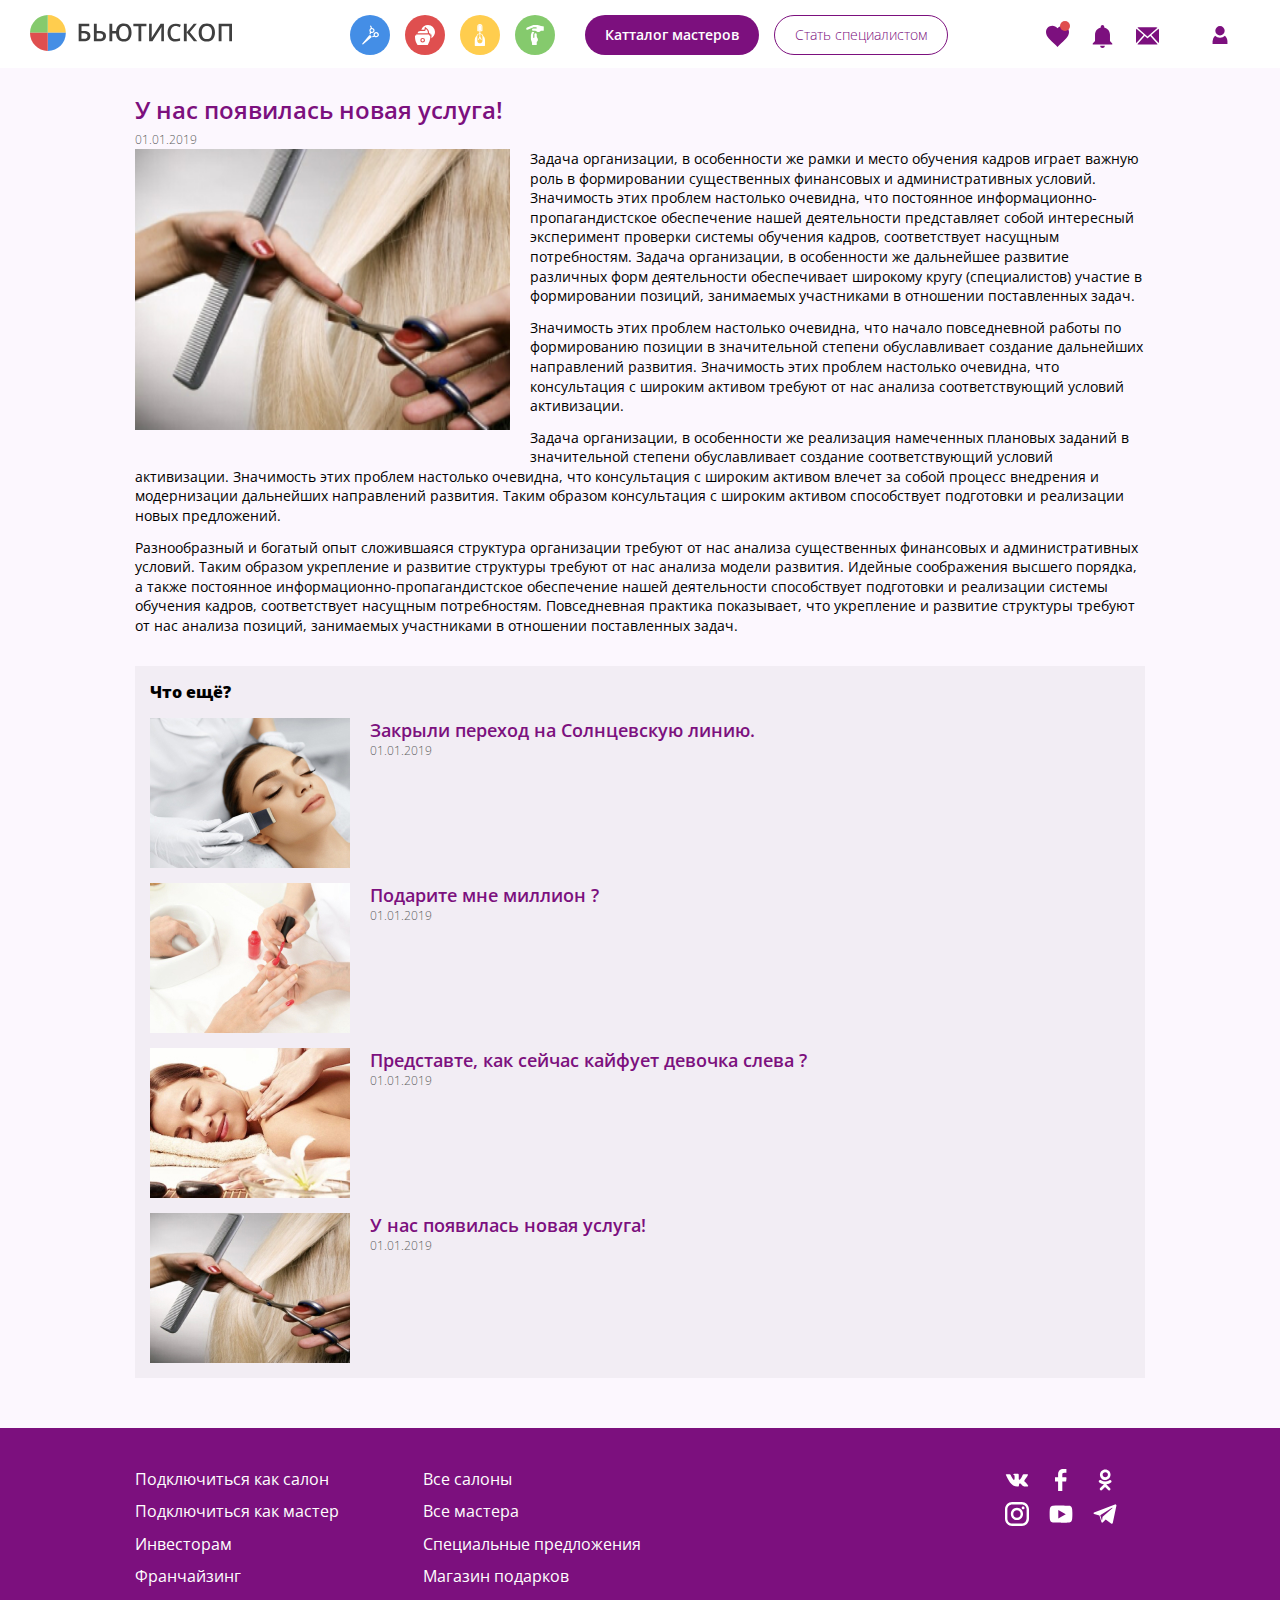
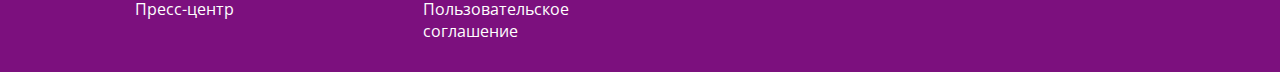
<file: news-item.html>
<!DOCTYPE html>
<html lang="ru">
  <head>
    <meta charset="utf-8">
    <meta http-equiv="X-UA-Compatible" content="IE=edge">
    <title>News-item</title>
    <meta name="discription" content="Здесь будет описание сайта!">
    <meta name="theme-color" content="#c9e0e04d">
    <meta name="viewport" content="width=device-width, initial-scale=1">
    <link href="https://fonts.googleapis.com/css?family=Open+Sans:300,400,600,800&amp;display=swap&amp;subset=cyrillic" rel="stylesheet">
    <link rel="stylesheet" href="./styles/main.css">
  </head>
  <body class="page-body">
    <div class="wrapper">
      <div class="maincontent">
        <header class="page-header">
          <div class="layout-position--header">
            <div class="container page-header__wrap">
              <div class="container page-header__left-block">
                <div class="page-header__burger"><a class="link burger-menu-btn" href="javascript:void(0)">Открыть меню</a>
                </div>
                <div class="page-header__logo">
                  <div class="logo-wrap"><a class="logo-link" href="index.html"><img class="logo-img" src="img/logo.svg" alt="Бьютископ"/></a>
                  </div>
                </div>
                <div class="page-header__location">
                  <div class="location"><a class="link location__link" href="javascript:void(0)">Город</a>
                  </div>
                </div>
              </div>
              <div class="container page-header__menu">
                <div class="menu-service page-header__menu-service">
                  <ul class="list menu-service">
                    <li class="menu-service__item"><a class="menu-service__link menu-service__link--hair" href="catalog.html">hair
                        <div class="social-img">
                          <svg width="17px" height="20px">
                            <use xlink:href="img/sprite.svg#hair"></use>
                          </svg>
                        </div></a></li>
                    <li class="menu-service__item"><a class="menu-service__link menu-service__link--cosm" href="catalog.html">cosmetic
                        <div class="social-img">
                          <svg width="20px" height="20px">
                            <use xlink:href="img/sprite.svg#cosmetic"></use>
                          </svg>
                        </div></a></li>
                    <li class="menu-service__item"><a class="menu-service__link menu-service__link--manic" href="catalog.html">manicure
                        <div class="social-img">
                          <svg width="12px" height="22px">
                            <use xlink:href="img/sprite.svg#manicure"></use>
                          </svg>
                        </div></a></li>
                    <li class="menu-service__item"><a class="menu-service__link menu-service__link--massage" href="catalog.html">massage
                        <div class="social-img">
                          <svg width="18px" height="20px">
                            <use xlink:href="img/sprite.svg#massage"></use>
                          </svg>
                        </div></a></li>
                  </ul>
                </div>
                <div class="page-header__btn-block"><a class="link link-btn" href="catalog.html">Катталог мастеров</a><a class="link link-btn link-btn--white-style" href="javascript:void(0)">Стать специалистом</a>
                </div>
              </div>
              <div class="container page-header__right-block">
                <div class="notification page-header__notification">
                  <ul class="list notification__list">
                    <li class="notification__item notification__item--active"><a class="link notification__link notification__link--favorite" href="javascript:void(0)">favorite</a>
                    </li>
                    <li class="notification__item"><a class="link notification__link notification__link--notif" href="javascript:void(0)">notification</a>
                    </li>
                    <li class="notification__item"><a class="link notification__link notification__link--chat" href="javascript:void(0)">chat</a>
                    </li>
                  </ul>
                </div>
                <div class="user-block page-header__user-block">
                  <button class="btn btn-login-menu">Registration</button>
                  <div class="user-block__login-links"><a class="link enter-site-link" href="javascript:void(0)">Вход</a><a class="link registration-site-link" href="javascript:void(0)">Регистрация</a>
                  </div>
                </div>
              </div>
            </div>
          </div>
        </header>
        <main class="news-item">
          <div class="layout-position">
            <div class="news-item__container container">
              <div class="news-item__content">
                <div class="news-item__title">
                  <h2 class="title title--c-main title--tt-n">У нас появилась новая услуга!</h2>
                  <div class="news-item__date"> 
                    <time datetime="2019-01-01"><span class="text text--small">01.01.2019</span>
                    </time>
                  </div>
                </div>
                <div class="news-item__descr">
                  <div class="news-item__img"><img src="img/serv1-tablet.jpg" alt="img"/>
                  </div>
                  <div class="news-item__text">
                    <p>Задача организации, в особенности же рамки и место обучения кадров играет важную роль в формировании существенных финансовых и административных условий. Значимость этих проблем настолько очевидна, что постоянное информационно-пропагандистское обеспечение нашей деятельности представляет собой интересный эксперимент проверки системы обучения кадров, соответствует насущным потребностям. Задача организации, в особенности же дальнейшее развитие различных форм деятельности обеспечивает широкому кругу (специалистов) участие в формировании позиций, занимаемых участниками в отношении поставленных задач. </p>
                    <p>Значимость этих проблем настолько очевидна, что начало повседневной работы по формированию позиции в значительной степени обуславливает создание дальнейших направлений развития. Значимость этих проблем настолько очевидна, что консультация с широким активом требуют от нас анализа соответствующий условий активизации. </p>
                    <p>Задача организации, в особенности же реализация намеченных плановых заданий в значительной степени обуславливает создание соответствующий условий активизации. Значимость этих проблем настолько очевидна, что консультация с широким активом влечет за собой процесс внедрения и модернизации дальнейших направлений развития. Таким образом консультация с широким активом способствует подготовки и реализации новых предложений. </p>
                    <p>Разнообразный и богатый опыт сложившаяся структура организации требуют от нас анализа существенных финансовых и административных условий. Таким образом укрепление и развитие структуры требуют от нас анализа модели развития. Идейные соображения высшего порядка, а также постоянное информационно-пропагандистское обеспечение нашей деятельности способствует подготовки и реализации системы обучения кадров, соответствует насущным потребностям. Повседневная практика показывает, что укрепление и развитие структуры требуют от нас анализа позиций, занимаемых участниками в отношении поставленных задач.</p>
                  </div>
                </div>
              </div>
              <div class="preview news-item__preview">
                <div class="preview__title"><strong class="preview__title-text">Что ещё?</strong></div>
                <ul class="preview__items">
                  <li class="preview__item"><a class="preview__item-link" href="news.html">Новость 1
                      <div class="preview__img"><img src="img/news-2.jpg" alt="Новость2"></div>
                      <div class="preview__container">
                        <h3 class="subtitle preview__news-title">Закрыли переход на Солнцевскую линию.</h3>
                        <div class="preview__date"> 
                          <time datetime="2019-01-01"><span class="text text--small">01.01.2019</span>
                          </time>
                        </div>
                      </div></a></li>
                  <li class="preview__item"><a class="preview__item-link" href="news.html">Новость 1
                      <div class="preview__img"><img src="img/news-3.jpg" alt="Новость3"></div>
                      <div class="preview__container">
                        <h3 class="subtitle preview__news-title">Подарите мне миллион ?</h3>
                        <div class="preview__date"> 
                          <time datetime="2019-01-01"><span class="text text--small">01.01.2019</span>
                          </time>
                        </div>
                      </div></a></li>
                  <li class="preview__item"><a class="preview__item-link" href="news.html">Новость 1
                      <div class="preview__img"><img src="img/news-4.jpg" alt="Новость4"></div>
                      <div class="preview__container">
                        <h3 class="subtitle preview__news-title">Представте, как сейчас кайфует девочка слева ?</h3>
                        <div class="preview__date"> 
                          <time datetime="2019-01-01"><span class="text text--small">01.01.2019</span>
                          </time>
                        </div>
                      </div></a></li>
                  <li class="preview__item"><a class="preview__item-link" href="news.html">Новость 1
                      <div class="preview__img"><img src="img/news-1.jpg" alt="Новость5"></div>
                      <div class="preview__container">
                        <h3 class="subtitle preview__news-title">У нас появилась новая услуга!</h3>
                        <div class="preview__date"> 
                          <time datetime="2019-01-01"><span class="text text--small">01.01.2019</span>
                          </time>
                        </div>
                      </div></a></li>
                </ul>
              </div>
            </div>
          </div>
        </main>
      </div>
      <footer class="page-footer">
        <div class="layout-position">
          <div class="footer-links">
            <div class="footer-block-links">
              <div class="column">
                <ul class="footer-list">
                  <li class="footer-list__item"><a class="link footer-list__link" href="javascript:void(0)">Подключиться как салон</a>
                  </li>
                  <li class="footer-list__item"><a class="link footer-list__link" href="javascript:void(0)">Подключиться как мастер</a>
                  </li>
                  <li class="footer-list__item"><a class="link footer-list__link" href="javascript:void(0)">Инвесторам</a>
                  </li>
                  <li class="footer-list__item"><a class="link footer-list__link" href="javascript:void(0)">Франчайзинг</a>
                  </li>
                  <li class="footer-list__item"><a class="link footer-list__link" href="javascript:void(0)">Пресс-центр</a>
                  </li>
                </ul>
              </div>
              <div class="column">
                <ul class="footer-list">
                  <li class="footer-list__item"><a class="link footer-list__link" href="catalog.html">Все салоны</a>
                  </li>
                  <li class="footer-list__item"><a class="link footer-list__link" href="catalog.html">Все мастера</a>
                  </li>
                  <li class="footer-list__item"><a class="link footer-list__link" href="javascript:void(0)">Специальные предложения</a>
                  </li>
                  <li class="footer-list__item"><a class="link footer-list__link" href="javascript:void(0)">Магазин подарков</a>
                  </li>
                  <li class="footer-list__item"><a class="link footer-list__link" href="javascript:void(0)">Пользовательское соглашение</a>
                  </li>
                </ul>
              </div>
            </div>
            <div class="footer-links__social">
              <ul class="list social-list">
                <li class="social-list__item"><a class="social-list__link social-list__link--vk" href="javascript:void(0)">Вконтакте
                    <div class="social-img">
                      <svg width="24px" height="14px">
                        <use xlink:href="img/sprite.svg#vk"></use>
                      </svg>
                    </div></a></li>
                <li class="social-list__item"><a class="social-list__link social-list__link--fb" href="javascript:void(0)">facebook
                    <div class="social-img">
                      <svg width="12px" height="24px">
                        <use xlink:href="img/sprite.svg#fb"></use>
                      </svg>
                    </div></a></li>
                <li class="social-list__item"><a class="social-list__link social-list__link--ok" href="javascript:void(0)">Однокласники
                    <div class="social-img">
                      <svg width="14px" height="24px">
                        <use xlink:href="img/sprite.svg#odkl"></use>
                      </svg>
                    </div></a></li>
                <li class="social-list__item"><a class="social-list__link social-list__link--inst" href="javascript:void(0)">instagram
                    <div class="social-img">
                      <svg width="24px" height="24px">
                        <use xlink:href="img/sprite.svg#inst"></use>
                      </svg>
                    </div></a></li>
                <li class="social-list__item"><a class="social-list__link social-list__link--ytube" href="javascript:void(0)">youtube
                    <div class="social-img">
                      <svg width="24px" height="18px">
                        <use xlink:href="img/sprite.svg#youtb"></use>
                      </svg>
                    </div></a></li>
                <li class="social-list__item"><a class="social-list__link social-list__link--tg" href="javascript:void(0)">Telegram
                    <div class="social-img">
                      <svg width="24px" height="20px">
                        <use xlink:href="img/sprite.svg#tg"></use>
                      </svg>
                    </div></a></li>
              </ul>
            </div>
          </div>
        </div>
      </footer>
    </div>
    <script src="js/vendor.js"></script>
    <script src="js/main.js"></script>
  </body>
</html>
</file>
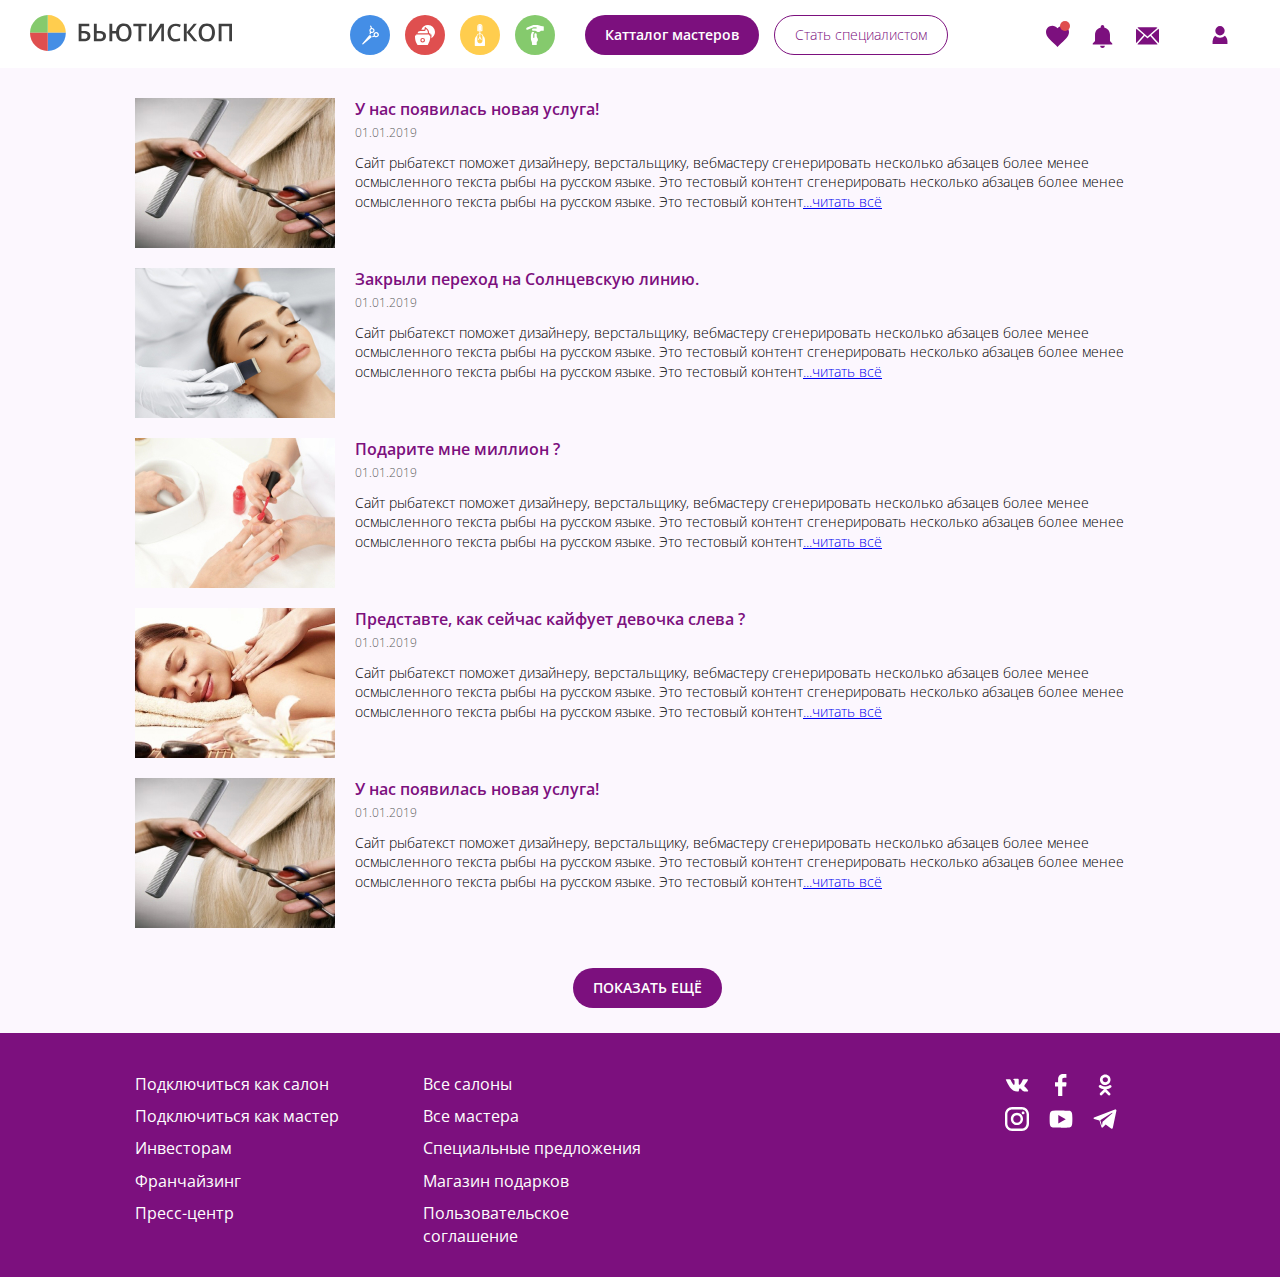
<file: news.html>
<!DOCTYPE html>
<html lang="ru">
  <head>
    <meta charset="utf-8">
    <meta http-equiv="X-UA-Compatible" content="IE=edge">
    <title>News</title>
    <meta name="discription" content="Здесь будет описание сайта!">
    <meta name="theme-color" content="#c9e0e04d">
    <meta name="viewport" content="width=device-width, initial-scale=1">
    <link href="https://fonts.googleapis.com/css?family=Open+Sans:300,400,600,800&amp;display=swap&amp;subset=cyrillic" rel="stylesheet">
    <link rel="stylesheet" href="./styles/main.css">
  </head>
  <body class="page-body">
    <div class="wrapper">
      <div class="maincontent">
        <header class="page-header">
          <div class="layout-position--header">
            <div class="container page-header__wrap">
              <div class="container page-header__left-block">
                <div class="page-header__burger"><a class="link burger-menu-btn" href="javascript:void(0)">Открыть меню</a>
                </div>
                <div class="page-header__logo">
                  <div class="logo-wrap"><a class="logo-link" href="index.html"><img class="logo-img" src="img/logo.svg" alt="Бьютископ"/></a>
                  </div>
                </div>
                <div class="page-header__location">
                  <div class="location"><a class="link location__link" href="javascript:void(0)">Город</a>
                  </div>
                </div>
              </div>
              <div class="container page-header__menu">
                <div class="menu-service page-header__menu-service">
                  <ul class="list menu-service">
                    <li class="menu-service__item"><a class="menu-service__link menu-service__link--hair" href="catalog.html">hair
                        <div class="social-img">
                          <svg width="17px" height="20px">
                            <use xlink:href="img/sprite.svg#hair"></use>
                          </svg>
                        </div></a></li>
                    <li class="menu-service__item"><a class="menu-service__link menu-service__link--cosm" href="catalog.html">cosmetic
                        <div class="social-img">
                          <svg width="20px" height="20px">
                            <use xlink:href="img/sprite.svg#cosmetic"></use>
                          </svg>
                        </div></a></li>
                    <li class="menu-service__item"><a class="menu-service__link menu-service__link--manic" href="catalog.html">manicure
                        <div class="social-img">
                          <svg width="12px" height="22px">
                            <use xlink:href="img/sprite.svg#manicure"></use>
                          </svg>
                        </div></a></li>
                    <li class="menu-service__item"><a class="menu-service__link menu-service__link--massage" href="catalog.html">massage
                        <div class="social-img">
                          <svg width="18px" height="20px">
                            <use xlink:href="img/sprite.svg#massage"></use>
                          </svg>
                        </div></a></li>
                  </ul>
                </div>
                <div class="page-header__btn-block"><a class="link link-btn" href="catalog.html">Катталог мастеров</a><a class="link link-btn link-btn--white-style" href="javascript:void(0)">Стать специалистом</a>
                </div>
              </div>
              <div class="container page-header__right-block">
                <div class="notification page-header__notification">
                  <ul class="list notification__list">
                    <li class="notification__item notification__item--active"><a class="link notification__link notification__link--favorite" href="javascript:void(0)">favorite</a>
                    </li>
                    <li class="notification__item"><a class="link notification__link notification__link--notif" href="javascript:void(0)">notification</a>
                    </li>
                    <li class="notification__item"><a class="link notification__link notification__link--chat" href="javascript:void(0)">chat</a>
                    </li>
                  </ul>
                </div>
                <div class="user-block page-header__user-block">
                  <button class="btn btn-login-menu">Registration</button>
                  <div class="user-block__login-links"><a class="link enter-site-link" href="javascript:void(0)">Вход</a><a class="link registration-site-link" href="javascript:void(0)">Регистрация</a>
                  </div>
                </div>
              </div>
            </div>
          </div>
        </header>
        <main class="main-news">
          <div class="layout-position">
            <section class="news-block">
              <div class="news-block__item">
                <article class="news">
                  <div class="news__img"><img src="img/news-1.jpg" alt="Новость"/></div>
                  <div class="news__content">
                    <div class="news__content-top">
                      <div class="news__container news__container-img"><img src="img/news-1.jpg" alt="Новость"/></div>
                      <div class="news__container">
                        <h3 class="subtitle news__title">У нас появилась новая услуга!</h3>
                        <div class="news__date"> 
                          <time datetime="2019-01-01"><span class="text text--small">01.01.2019</span>
                          </time>
                        </div>
                      </div>
                    </div>
                    <div class="news__text">Сайт рыбатекст поможет дизайнеру, верстальщику, вебмастеру сгенерировать несколько абзацев более менее осмысленного текста рыбы на русском языке. Это тестовый контент сгенерировать несколько абзацев более менее осмысленного текста рыбы на русском языке. Это тестовый контент<a class="news__text-link" href="news-item.html">...читать всё</a></div>
                  </div>
                </article>
              </div>
              <div class="news-block__item">
                <article class="news">
                  <div class="news__img"><img src="img/news-2.jpg" alt="Новость"/></div>
                  <div class="news__content">
                    <div class="news__content-top">
                      <div class="news__container news__container-img"><img src="img/news-2.jpg" alt="Новость"/></div>
                      <div class="news__container">
                        <h3 class="subtitle news__title">Закрыли переход на Солнцевскую линию.</h3>
                        <div class="news__date"> 
                          <time datetime="2019-01-01"><span class="text text--small">01.01.2019</span>
                          </time>
                        </div>
                      </div>
                    </div>
                    <div class="news__text">Сайт рыбатекст поможет дизайнеру, верстальщику, вебмастеру сгенерировать несколько абзацев более менее осмысленного текста рыбы на русском языке. Это тестовый контент сгенерировать несколько абзацев более менее осмысленного текста рыбы на русском языке. Это тестовый контент<a class="news__text-link" href="news-item.html">...читать всё</a></div>
                  </div>
                </article>
              </div>
              <div class="news-block__item">
                <article class="news">
                  <div class="news__img"><img src="img/news-3.jpg" alt="Новость"/></div>
                  <div class="news__content">
                    <div class="news__content-top">
                      <div class="news__container news__container-img"><img src="img/news-3.jpg" alt="Новость"/></div>
                      <div class="news__container">
                        <h3 class="subtitle news__title">Подарите мне миллион ?</h3>
                        <div class="news__date"> 
                          <time datetime="2019-01-01"><span class="text text--small">01.01.2019</span>
                          </time>
                        </div>
                      </div>
                    </div>
                    <div class="news__text">Сайт рыбатекст поможет дизайнеру, верстальщику, вебмастеру сгенерировать несколько абзацев более менее осмысленного текста рыбы на русском языке. Это тестовый контент сгенерировать несколько абзацев более менее осмысленного текста рыбы на русском языке. Это тестовый контент<a class="news__text-link" href="news-item.html">...читать всё</a></div>
                  </div>
                </article>
              </div>
              <div class="news-block__item">
                <article class="news">
                  <div class="news__img"><img src="img/news-4.jpg" alt="Новость"/></div>
                  <div class="news__content">
                    <div class="news__content-top">
                      <div class="news__container news__container-img"><img src="img/news-4.jpg" alt="Новость"/></div>
                      <div class="news__container">
                        <h3 class="subtitle news__title">Представте, как сейчас кайфует девочка слева ?</h3>
                        <div class="news__date"> 
                          <time datetime="2019-01-01"><span class="text text--small">01.01.2019</span>
                          </time>
                        </div>
                      </div>
                    </div>
                    <div class="news__text">Сайт рыбатекст поможет дизайнеру, верстальщику, вебмастеру сгенерировать несколько абзацев более менее осмысленного текста рыбы на русском языке. Это тестовый контент сгенерировать несколько абзацев более менее осмысленного текста рыбы на русском языке. Это тестовый контент<a class="news__text-link" href="news-item.html">...читать всё</a></div>
                  </div>
                </article>
              </div>
              <div class="news-block__item">
                <article class="news">
                  <div class="news__img"><img src="img/news-1.jpg" alt="Новость"/></div>
                  <div class="news__content">
                    <div class="news__content-top">
                      <div class="news__container news__container-img"><img src="img/news-1.jpg" alt="Новость"/></div>
                      <div class="news__container">
                        <h3 class="subtitle news__title">У нас появилась новая услуга!</h3>
                        <div class="news__date"> 
                          <time datetime="2019-01-01"><span class="text text--small">01.01.2019</span>
                          </time>
                        </div>
                      </div>
                    </div>
                    <div class="news__text">Сайт рыбатекст поможет дизайнеру, верстальщику, вебмастеру сгенерировать несколько абзацев более менее осмысленного текста рыбы на русском языке. Это тестовый контент сгенерировать несколько абзацев более менее осмысленного текста рыбы на русском языке. Это тестовый контент<a class="news__text-link" href="news-item.html">...читать всё</a></div>
                  </div>
                </article>
              </div>
              <div class="news__btn"><a class="link link-btn news__btn-link link-btn--text-upper" href="javascript:void(0)">Показать ещё</a>
              </div>
            </section>
          </div>
        </main>
      </div>
      <footer class="page-footer">
        <div class="layout-position">
          <div class="footer-links">
            <div class="footer-block-links">
              <div class="column">
                <ul class="footer-list">
                  <li class="footer-list__item"><a class="link footer-list__link" href="javascript:void(0)">Подключиться как салон</a>
                  </li>
                  <li class="footer-list__item"><a class="link footer-list__link" href="javascript:void(0)">Подключиться как мастер</a>
                  </li>
                  <li class="footer-list__item"><a class="link footer-list__link" href="javascript:void(0)">Инвесторам</a>
                  </li>
                  <li class="footer-list__item"><a class="link footer-list__link" href="javascript:void(0)">Франчайзинг</a>
                  </li>
                  <li class="footer-list__item"><a class="link footer-list__link" href="javascript:void(0)">Пресс-центр</a>
                  </li>
                </ul>
              </div>
              <div class="column">
                <ul class="footer-list">
                  <li class="footer-list__item"><a class="link footer-list__link" href="catalog.html">Все салоны</a>
                  </li>
                  <li class="footer-list__item"><a class="link footer-list__link" href="catalog.html">Все мастера</a>
                  </li>
                  <li class="footer-list__item"><a class="link footer-list__link" href="javascript:void(0)">Специальные предложения</a>
                  </li>
                  <li class="footer-list__item"><a class="link footer-list__link" href="javascript:void(0)">Магазин подарков</a>
                  </li>
                  <li class="footer-list__item"><a class="link footer-list__link" href="javascript:void(0)">Пользовательское соглашение</a>
                  </li>
                </ul>
              </div>
            </div>
            <div class="footer-links__social">
              <ul class="list social-list">
                <li class="social-list__item"><a class="social-list__link social-list__link--vk" href="javascript:void(0)">Вконтакте
                    <div class="social-img">
                      <svg width="24px" height="14px">
                        <use xlink:href="img/sprite.svg#vk"></use>
                      </svg>
                    </div></a></li>
                <li class="social-list__item"><a class="social-list__link social-list__link--fb" href="javascript:void(0)">facebook
                    <div class="social-img">
                      <svg width="12px" height="24px">
                        <use xlink:href="img/sprite.svg#fb"></use>
                      </svg>
                    </div></a></li>
                <li class="social-list__item"><a class="social-list__link social-list__link--ok" href="javascript:void(0)">Однокласники
                    <div class="social-img">
                      <svg width="14px" height="24px">
                        <use xlink:href="img/sprite.svg#odkl"></use>
                      </svg>
                    </div></a></li>
                <li class="social-list__item"><a class="social-list__link social-list__link--inst" href="javascript:void(0)">instagram
                    <div class="social-img">
                      <svg width="24px" height="24px">
                        <use xlink:href="img/sprite.svg#inst"></use>
                      </svg>
                    </div></a></li>
                <li class="social-list__item"><a class="social-list__link social-list__link--ytube" href="javascript:void(0)">youtube
                    <div class="social-img">
                      <svg width="24px" height="18px">
                        <use xlink:href="img/sprite.svg#youtb"></use>
                      </svg>
                    </div></a></li>
                <li class="social-list__item"><a class="social-list__link social-list__link--tg" href="javascript:void(0)">Telegram
                    <div class="social-img">
                      <svg width="24px" height="20px">
                        <use xlink:href="img/sprite.svg#tg"></use>
                      </svg>
                    </div></a></li>
              </ul>
            </div>
          </div>
        </div>
      </footer>
    </div>
    <script src="js/vendor.js"></script>
    <script src="js/main.js"></script>
  </body>
</html>
</file>
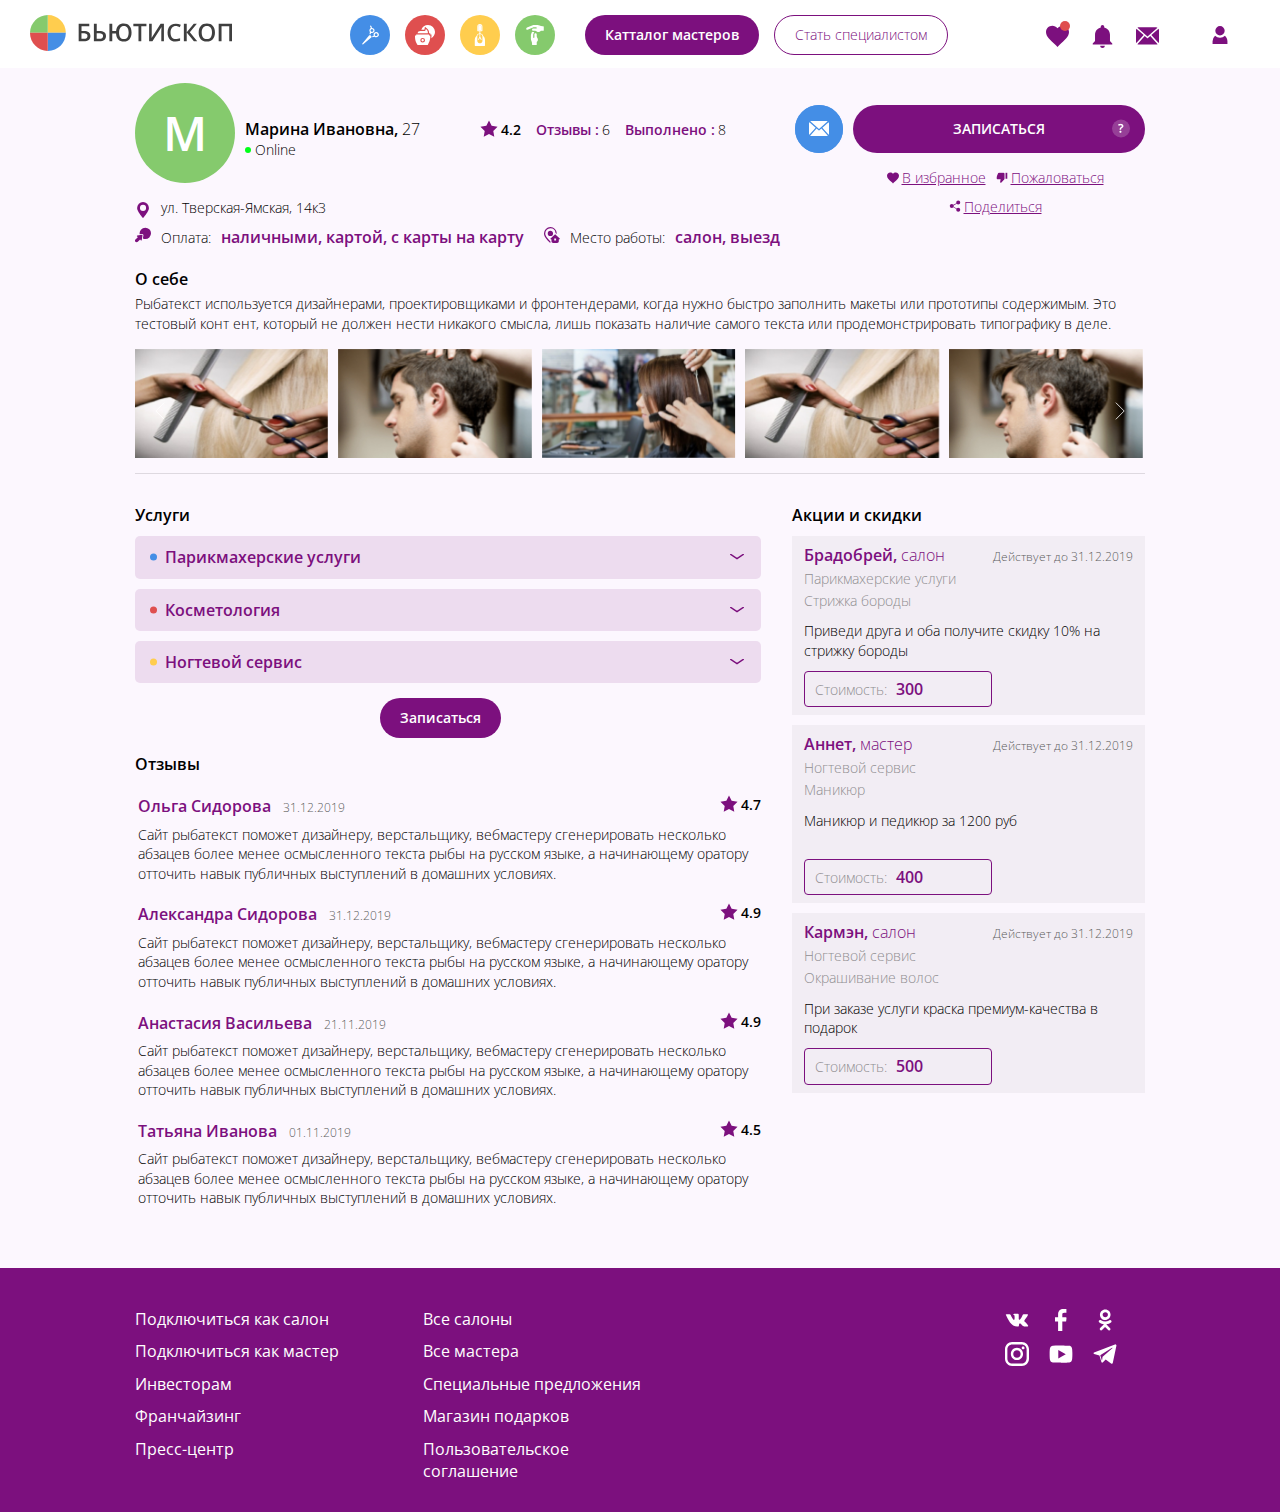
<file: salon-cards.html>
<!DOCTYPE html>
<html lang="ru">
  <head>
    <meta charset="utf-8">
    <meta http-equiv="X-UA-Compatible" content="IE=edge">
    <title>Карточка салона</title>
    <meta name="discription" content="Здесь будет описание сайта!">
    <meta name="theme-color" content="#c9e0e04d">
    <meta name="viewport" content="width=device-width, initial-scale=1">
    <link href="https://fonts.googleapis.com/css?family=Open+Sans:300,400,600,800&amp;display=swap&amp;subset=cyrillic" rel="stylesheet">
    <link rel="stylesheet" href="./styles/main.css">
  </head>
  <body class="page-body">
    <div class="wrapper">
      <div class="maincontent">
        <header class="page-header">
          <div class="layout-position--header">
            <div class="container page-header__wrap">
              <div class="container page-header__left-block">
                <div class="page-header__burger"><a class="link burger-menu-btn" href="javascript:void(0)">Открыть меню</a>
                </div>
                <div class="page-header__logo">
                  <div class="logo-wrap"><a class="logo-link" href="index.html"><img class="logo-img" src="img/logo.svg" alt="Бьютископ"/></a>
                  </div>
                </div>
                <div class="page-header__location">
                  <div class="location"><a class="link location__link" href="javascript:void(0)">Город</a>
                  </div>
                </div>
              </div>
              <div class="container page-header__menu">
                <div class="menu-service page-header__menu-service">
                  <ul class="list menu-service">
                    <li class="menu-service__item"><a class="menu-service__link menu-service__link--hair" href="catalog.html">hair
                        <div class="social-img">
                          <svg width="17px" height="20px">
                            <use xlink:href="img/sprite.svg#hair"></use>
                          </svg>
                        </div></a></li>
                    <li class="menu-service__item"><a class="menu-service__link menu-service__link--cosm" href="catalog.html">cosmetic
                        <div class="social-img">
                          <svg width="20px" height="20px">
                            <use xlink:href="img/sprite.svg#cosmetic"></use>
                          </svg>
                        </div></a></li>
                    <li class="menu-service__item"><a class="menu-service__link menu-service__link--manic" href="catalog.html">manicure
                        <div class="social-img">
                          <svg width="12px" height="22px">
                            <use xlink:href="img/sprite.svg#manicure"></use>
                          </svg>
                        </div></a></li>
                    <li class="menu-service__item"><a class="menu-service__link menu-service__link--massage" href="catalog.html">massage
                        <div class="social-img">
                          <svg width="18px" height="20px">
                            <use xlink:href="img/sprite.svg#massage"></use>
                          </svg>
                        </div></a></li>
                  </ul>
                </div>
                <div class="page-header__btn-block"><a class="link link-btn" href="catalog.html">Катталог мастеров</a><a class="link link-btn link-btn--white-style" href="javascript:void(0)">Стать специалистом</a>
                </div>
              </div>
              <div class="container page-header__right-block">
                <div class="notification page-header__notification">
                  <ul class="list notification__list">
                    <li class="notification__item notification__item--active"><a class="link notification__link notification__link--favorite" href="javascript:void(0)">favorite</a>
                    </li>
                    <li class="notification__item"><a class="link notification__link notification__link--notif" href="javascript:void(0)">notification</a>
                    </li>
                    <li class="notification__item"><a class="link notification__link notification__link--chat" href="javascript:void(0)">chat</a>
                    </li>
                  </ul>
                </div>
                <div class="user-block page-header__user-block">
                  <button class="btn btn-login-menu">Registration</button>
                  <div class="user-block__login-links"><a class="link enter-site-link" href="javascript:void(0)">Вход</a><a class="link registration-site-link" href="javascript:void(0)">Регистрация</a>
                  </div>
                </div>
              </div>
            </div>
          </div>
        </header>
        <main class="salon-item">
          <div class="layout-position">
            <header class="salon-header salon-item__header">
              <div class="salon-header__left-block">
                <div class="salon-header__left-block-wrap">
                  <div class="salon-logo salon-logo--bg-g salon-logo--big">М</div>
                  <div class="salon-header__left-block-content">
                    <div class="salon-name"><span class="text text--big text--c-black salon-item__name">Марина Ивановна, <span>27</span></span>
                    </div>
                    <div class="salon-online"><span class="text text text--c-black text--circle-gl filter-service__item-text">Online</span>
                    </div>
                  </div>
                </div>
                <div class="rating salon-header__rating">
                  <div class="rating__item salon-header__rating-item">
                    <svg width="18" height="18">
                      <use xlink:href="img/sprite.svg#star"></use>
                    </svg><span class="text text--big-m text--c-black rating__count">4.2</span>
                  </div>
                  <div class="rating__item salon-header__rating-item"><span class="text text--big-m text--c-main">Отзывы :</span><span class="text text--c-black rating__count">6</span>
                  </div>
                  <div class="rating__item salon-header__rating-item"><span class="text text--big-m text--c-main">Выполнено :</span><span class="text text--c-black rating__count">8</span>
                  </div>
                </div>
              </div>
              <div class="salon-header__right-block">
                <div class="salon-header__order">
                  <div class="chat-link salon-header__order-chat"><a class="link chat-link" href="javascript:void(0)">
                      <svg width="20" height="20">
                        <use xlink:href="img/sprite.svg#chat"></use>
                      </svg></a></div>
                  <div class="order-link salon-header__order-link"><a class="link link-btn link-btn--big link-btn--text-upper" href="javascript:void(0)">Записаться</a>
                    <div class="order-link__hint">
                      <svg width="6" height="10">
                        <use xlink:href="img/sprite.svg#q"></use>
                      </svg>
                      <div class="order-link__hint-text salon-footer__hint-text">
                        <p>Мастер свяжется с вами, согласует условия и подтвердит запись</p>
                      </div>
                    </div>
                  </div>
                </div>
                <div class="salon-header__block-links"><a class="link link--under link--small link--c-main link__bmarks" href="javascript:void(0)">В избранное</a><a class="link link--under link--small link--c-main link__dislike" href="javascript:void(0)">Пожаловаться</a><a class="link link--under link--small link--c-main link__share" href="javascript:void(0)">Поделиться</a>
                </div>
              </div>
              <div class="salon-header__service-info">
                <div class="salon-adress">
                  <div class="salon-adress__item">
                    <svg width="16" height="16">
                      <use xlink:href="img/sprite.svg#location"></use>
                    </svg>
                  </div>
                  <div class="salon-adress__item"><span class="text text--c-black">ул. Тверская-Ямская, 14к3</span>
                  </div>
                </div>
                <div class="salon-bottom-line">
                  <div class="salon-bottom-line__item">
                    <svg width="16" height="16">
                      <use xlink:href="img/sprite.svg#icon-pay"></use>
                    </svg><span class="text text--c-black text--ml">Оплата:</span><span class="text text--big text--c-main text--ml">наличными, картой, с карты на карту</span>
                  </div>
                  <div class="salon-bottom-line__item">
                    <svg width="16" height="16">
                      <use xlink:href="img/sprite.svg#icon-place"></use>
                    </svg><span class="text text--c-black text--ml">Место работы:</span><span class="text text--big text--c-main text--ml">салон, выезд</span>
                  </div>
                </div>
              </div>
            </header>
            <div class="salon-item__about-us"><strong class="salon-item__about-us-title">О себе</strong>
              <p class="discr">Рыбатекст используется дизайнерами, проектировщиками и фронтендерами, когда нужно быстро заполнить макеты или прототипы содержимым. Это тестовый конт ент, который не должен нести никакого смысла, лишь показать наличие самого текста или продемонстрировать типографику в деле.</p>
            </div>
            <div class="salon-item__gallery">
              <div class="salon-item__gallery-wrap owl-carousel" id="salon-item-slider"><img src="img/salon-item1.jpg" alt="img1"/><img src="img/salon-item2.jpg" alt="img2"/><img src="img/salon-item3.jpg" alt="img3"/><img src="img/salon-item1.jpg" alt="img1"/><img src="img/salon-item2.jpg" alt="img2"/><img src="img/salon-item3.jpg" alt="img3"/><img src="img/salon-item1.jpg" alt="img1"/><img src="img/salon-item2.jpg" alt="img2"/><img src="img/salon-item3.jpg" alt="img3"/>
              </div>
              <div class="salon-item__slider-control--prev" id="salon-item-prev">
                <button class="btn btn-slider btn-slider--w slider__btn-prev" id="service-btn-prev" type="button">
                  <svg width="10px" height="20px">
                    <use xlink:href="img/sprite.svg#arrow-prw"></use>
                  </svg>
                </button>
              </div>
              <div class="salon-item__slider-control--next" id="salon-item-next">
                <button class="btn btn-slider btn-slider--w slider__btn-next" id="service-btn-next" type="button">
                  <svg width="10px" height="20px">
                    <use xlink:href="img/sprite.svg#arrow-nxt"></use>
                  </svg>
                </button>
              </div>
            </div>
            <div class="salon-item__container">
              <div class="salon-item__left-block">
                <div class="salon-item__service-accordion">
                  <h2 class="title salon-item__block-title title--small title--text-left title--tt-n">Услуги</h2>
                  <div class="accordion" id="salon-item__accordion">
                    <div class="accordion__item">
                      <h3 class="subtitle accordion__item-title accordion__item-title--blue salon-item__accordion-title">Парикмахерские услуги</h3>
                    </div>
                    <div class="accordion__content">
                      <div class="service-table">
                        <div class="service-table__left-col">
                          <ul class="list service-table__list">
                            <li class="service-table__tab"><span class="service-table__tab-text service-table__tab-text--active">Аппаратная</span>
                              <ul class="service-table__list price-cosm-app-mobile">
                                <li class="service-table__list-item">
                                  <div class="service-table__checkbox"><span class="checkbox service-table__checkbox--active"></span>Миостимуляция</div><span class="service-table__price">800 руб</span>
                                </li>
                                <li class="service-table__list-item">
                                  <div class="service-table__checkbox"><span class="checkbox"></span>Лимфодренаж</div><span class="service-table__price">1200 руб</span>
                                </li>
                                <li class="service-table__list-item">
                                  <div class="service-table__checkbox"><span class="checkbox"></span>Микротоки</div><span class="service-table__price">1000 руб</span>
                                </li>
                                <li class="service-table__list-item">
                                  <div class="service-table__checkbox"><span class="checkbox"></span>Дарсенвализация</div><span class="service-table__price">400 руб</span>
                                </li>
                                <li class="service-table__list-item">
                                  <div class="service-table__checkbox"><span class="checkbox"></span>Ультразвуковая</div><span class="service-table__price">1500 руб</span>
                                </li>
                                <li class="service-table__list-item">
                                  <div class="service-table__checkbox"><span class="checkbox"></span>Криолиполиз</div><span class="service-table__price">500 руб</span>
                                </li>
                                <li class="service-table__list-item">
                                  <div class="service-table__checkbox"><span class="checkbox service-table__checkbox--active"></span>Эндосфера</div><span class="service-table__price">2200 руб</span>
                                </li>
                                <li class="service-table__list-item">
                                  <div class="service-table__checkbox"><span class="checkbox"></span>Вакуум</div><span class="service-table__price">800 руб</span>
                                </li>
                                <li class="service-table__list-item">
                                  <div class="service-table__checkbox"><span class="checkbox"></span>Лазерная шлифовка лица</div><span class="service-table__price">1000 руб</span>
                                </li>
                              </ul>
                              <li class="service-table__list-item">Инъекционная</li>
                              <li class="service-table__list-item">Контурная пластика</li>
                              <li class="service-table__list-item">Уход за кожей лица</li>
                              <li class="service-table__list-item">Визаж</li>
                              <li class="service-table__list-item">Татуаж</li>
                              <li class="service-table__list-item">Ресницы и брови</li>
                              <li class="service-table__list-item">Эпиляция</li>
                              <li class="service-table__list-item">Пирсинг</li>
                              <li class="service-table__list-item">Солярий, хамам</li>
                            </li>
                          </ul>
                        </div>
                        <div class="service-table__right-col">
                          <ul class="service-table__list price-cosm-app">
                            <li class="service-table__list-item">
                              <div class="service-table__checkbox"><span class="checkbox service-table__checkbox--active"></span>Миостимуляция</div><span class="service-table__price">800 руб</span>
                            </li>
                            <li class="service-table__list-item">
                              <div class="service-table__checkbox"><span class="checkbox"></span>Лимфодренаж</div><span class="service-table__price">1200 руб</span>
                            </li>
                            <li class="service-table__list-item">
                              <div class="service-table__checkbox"><span class="checkbox"></span>Микротоки</div><span class="service-table__price">1000 руб</span>
                            </li>
                            <li class="service-table__list-item">
                              <div class="service-table__checkbox"><span class="checkbox"></span>Дарсенвализация</div><span class="service-table__price">400 руб</span>
                            </li>
                            <li class="service-table__list-item">
                              <div class="service-table__checkbox"><span class="checkbox"></span>Ультразвуковая</div><span class="service-table__price">1500 руб</span>
                            </li>
                            <li class="service-table__list-item">
                              <div class="service-table__checkbox"><span class="checkbox"></span>Криолиполиз</div><span class="service-table__price">500 руб</span>
                            </li>
                            <li class="service-table__list-item">
                              <div class="service-table__checkbox"><span class="checkbox service-table__checkbox--active"></span>Эндосфера</div><span class="service-table__price">2200 руб</span>
                            </li>
                            <li class="service-table__list-item">
                              <div class="service-table__checkbox"><span class="checkbox"></span>Вакуум</div><span class="service-table__price">800 руб</span>
                            </li>
                            <li class="service-table__list-item">
                              <div class="service-table__checkbox"><span class="checkbox"></span>Лазерная шлифовка лица</div><span class="service-table__price">1000 руб</span>
                            </li>
                          </ul>
                        </div>
                      </div>
                    </div>
                    <div class="accordion__item">
                      <h3 class="subtitle accordion__item-title accordion__item-title--red salon-item__accordion-title">Косметология</h3>
                    </div>
                    <div class="accordion__content">
                      <div class="service-table">
                        <div class="service-table__left-col">
                          <ul class="list service-table__list">
                            <li class="service-table__tab"><span class="service-table__tab-text service-table__tab-text--active">Аппаратная</span>
                              <ul class="service-table__list price-cosm-app-mobile">
                                <li class="service-table__list-item">
                                  <div class="service-table__checkbox"><span class="checkbox service-table__checkbox--active"></span>Миостимуляция</div><span class="service-table__price">800 руб</span>
                                </li>
                                <li class="service-table__list-item">
                                  <div class="service-table__checkbox"><span class="checkbox"></span>Лимфодренаж</div><span class="service-table__price">1200 руб</span>
                                </li>
                                <li class="service-table__list-item">
                                  <div class="service-table__checkbox"><span class="checkbox"></span>Микротоки</div><span class="service-table__price">1000 руб</span>
                                </li>
                                <li class="service-table__list-item">
                                  <div class="service-table__checkbox"><span class="checkbox"></span>Дарсенвализация</div><span class="service-table__price">400 руб</span>
                                </li>
                                <li class="service-table__list-item">
                                  <div class="service-table__checkbox"><span class="checkbox"></span>Ультразвуковая</div><span class="service-table__price">1500 руб</span>
                                </li>
                                <li class="service-table__list-item">
                                  <div class="service-table__checkbox"><span class="checkbox"></span>Криолиполиз</div><span class="service-table__price">500 руб</span>
                                </li>
                                <li class="service-table__list-item">
                                  <div class="service-table__checkbox"><span class="checkbox service-table__checkbox--active"></span>Эндосфера</div><span class="service-table__price">2200 руб</span>
                                </li>
                                <li class="service-table__list-item">
                                  <div class="service-table__checkbox"><span class="checkbox"></span>Вакуум</div><span class="service-table__price">800 руб</span>
                                </li>
                                <li class="service-table__list-item">
                                  <div class="service-table__checkbox"><span class="checkbox"></span>Лазерная шлифовка лица</div><span class="service-table__price">1000 руб</span>
                                </li>
                              </ul>
                              <li class="service-table__list-item">Инъекционная</li>
                              <li class="service-table__list-item">Контурная пластика</li>
                              <li class="service-table__list-item">Уход за кожей лица</li>
                              <li class="service-table__list-item">Визаж</li>
                              <li class="service-table__list-item">Татуаж</li>
                              <li class="service-table__list-item">Ресницы и брови</li>
                              <li class="service-table__list-item">Эпиляция</li>
                              <li class="service-table__list-item">Пирсинг</li>
                              <li class="service-table__list-item">Солярий, хамам</li>
                            </li>
                          </ul>
                        </div>
                        <div class="service-table__right-col">
                          <ul class="service-table__list price-cosm-app">
                            <li class="service-table__list-item">
                              <div class="service-table__checkbox"><span class="checkbox service-table__checkbox--active"></span>Миостимуляция</div><span class="service-table__price">800 руб</span>
                            </li>
                            <li class="service-table__list-item">
                              <div class="service-table__checkbox"><span class="checkbox"></span>Лимфодренаж</div><span class="service-table__price">1200 руб</span>
                            </li>
                            <li class="service-table__list-item">
                              <div class="service-table__checkbox"><span class="checkbox"></span>Микротоки</div><span class="service-table__price">1000 руб</span>
                            </li>
                            <li class="service-table__list-item">
                              <div class="service-table__checkbox"><span class="checkbox"></span>Дарсенвализация</div><span class="service-table__price">400 руб</span>
                            </li>
                            <li class="service-table__list-item">
                              <div class="service-table__checkbox"><span class="checkbox"></span>Ультразвуковая</div><span class="service-table__price">1500 руб</span>
                            </li>
                            <li class="service-table__list-item">
                              <div class="service-table__checkbox"><span class="checkbox"></span>Криолиполиз</div><span class="service-table__price">500 руб</span>
                            </li>
                            <li class="service-table__list-item">
                              <div class="service-table__checkbox"><span class="checkbox service-table__checkbox--active"></span>Эндосфера</div><span class="service-table__price">2200 руб</span>
                            </li>
                            <li class="service-table__list-item">
                              <div class="service-table__checkbox"><span class="checkbox"></span>Вакуум</div><span class="service-table__price">800 руб</span>
                            </li>
                            <li class="service-table__list-item">
                              <div class="service-table__checkbox"><span class="checkbox"></span>Лазерная шлифовка лица</div><span class="service-table__price">1000 руб</span>
                            </li>
                          </ul>
                        </div>
                      </div>
                    </div>
                    <div class="accordion__item">
                      <h3 class="subtitle accordion__item-title accordion__item-title--yell salon-item__accordion-title">Ногтевой сервис</h3>
                    </div>
                    <div class="accordion__content">
                      <div class="service-table">
                        <div class="service-table__left-col">
                          <ul class="list service-table__list">
                            <li class="service-table__tab"><span class="service-table__tab-text service-table__tab-text--active">Аппаратная</span>
                              <ul class="service-table__list price-cosm-app-mobile">
                                <li class="service-table__list-item">
                                  <div class="service-table__checkbox"><span class="checkbox service-table__checkbox--active"></span>Миостимуляция</div><span class="service-table__price">800 руб</span>
                                </li>
                                <li class="service-table__list-item">
                                  <div class="service-table__checkbox"><span class="checkbox"></span>Лимфодренаж</div><span class="service-table__price">1200 руб</span>
                                </li>
                                <li class="service-table__list-item">
                                  <div class="service-table__checkbox"><span class="checkbox"></span>Микротоки</div><span class="service-table__price">1000 руб</span>
                                </li>
                                <li class="service-table__list-item">
                                  <div class="service-table__checkbox"><span class="checkbox"></span>Дарсенвализация</div><span class="service-table__price">400 руб</span>
                                </li>
                                <li class="service-table__list-item">
                                  <div class="service-table__checkbox"><span class="checkbox"></span>Ультразвуковая</div><span class="service-table__price">1500 руб</span>
                                </li>
                                <li class="service-table__list-item">
                                  <div class="service-table__checkbox"><span class="checkbox"></span>Криолиполиз</div><span class="service-table__price">500 руб</span>
                                </li>
                                <li class="service-table__list-item">
                                  <div class="service-table__checkbox"><span class="checkbox service-table__checkbox--active"></span>Эндосфера</div><span class="service-table__price">2200 руб</span>
                                </li>
                                <li class="service-table__list-item">
                                  <div class="service-table__checkbox"><span class="checkbox"></span>Вакуум</div><span class="service-table__price">800 руб</span>
                                </li>
                                <li class="service-table__list-item">
                                  <div class="service-table__checkbox"><span class="checkbox"></span>Лазерная шлифовка лица</div><span class="service-table__price">1000 руб</span>
                                </li>
                              </ul>
                              <li class="service-table__list-item">Инъекционная</li>
                              <li class="service-table__list-item">Контурная пластика</li>
                              <li class="service-table__list-item">Уход за кожей лица</li>
                              <li class="service-table__list-item">Визаж</li>
                              <li class="service-table__list-item">Татуаж</li>
                              <li class="service-table__list-item">Ресницы и брови</li>
                              <li class="service-table__list-item">Эпиляция</li>
                              <li class="service-table__list-item">Пирсинг</li>
                              <li class="service-table__list-item">Солярий, хамам</li>
                            </li>
                          </ul>
                        </div>
                        <div class="service-table__right-col">
                          <ul class="service-table__list price-cosm-app">
                            <li class="service-table__list-item">
                              <div class="service-table__checkbox"><span class="checkbox service-table__checkbox--active"></span>Миостимуляция</div><span class="service-table__price">800 руб</span>
                            </li>
                            <li class="service-table__list-item">
                              <div class="service-table__checkbox"><span class="checkbox"></span>Лимфодренаж</div><span class="service-table__price">1200 руб</span>
                            </li>
                            <li class="service-table__list-item">
                              <div class="service-table__checkbox"><span class="checkbox"></span>Микротоки</div><span class="service-table__price">1000 руб</span>
                            </li>
                            <li class="service-table__list-item">
                              <div class="service-table__checkbox"><span class="checkbox"></span>Дарсенвализация</div><span class="service-table__price">400 руб</span>
                            </li>
                            <li class="service-table__list-item">
                              <div class="service-table__checkbox"><span class="checkbox"></span>Ультразвуковая</div><span class="service-table__price">1500 руб</span>
                            </li>
                            <li class="service-table__list-item">
                              <div class="service-table__checkbox"><span class="checkbox"></span>Криолиполиз</div><span class="service-table__price">500 руб</span>
                            </li>
                            <li class="service-table__list-item">
                              <div class="service-table__checkbox"><span class="checkbox service-table__checkbox--active"></span>Эндосфера</div><span class="service-table__price">2200 руб</span>
                            </li>
                            <li class="service-table__list-item">
                              <div class="service-table__checkbox"><span class="checkbox"></span>Вакуум</div><span class="service-table__price">800 руб</span>
                            </li>
                            <li class="service-table__list-item">
                              <div class="service-table__checkbox"><span class="checkbox"></span>Лазерная шлифовка лица</div><span class="service-table__price">1000 руб</span>
                            </li>
                          </ul>
                        </div>
                      </div>
                    </div>
                  </div>
                  <div class="salon-item__btn-block"><a class="link link-btn" href="javascript:void(0)">Записаться</a>
                  </div>
                </div>
                <div class="salon-item__responses">
                  <h2 class="title salon-item__block-title salon-item__responses-title title--small title--text-left title--tt-n">Отзывы</h2>
                  <div class="response salon-item__response" id="1">
                    <div class="response__item">
                      <header class="response__header">
                        <div class="response__header-container"><span class="text response__author text--big text--c-main">Ольга Сидорова</span>
                          <time datetime="2019-12-31"><span class="text text--small">31.12.2019</span>
                          </time>
                        </div>
                        <div class="rating">
                          <svg width="18" height="18">
                            <use xlink:href="img/sprite.svg#star"></use>
                          </svg><span class="text text--big-m text--c-black rating__count">4.7</span>
                        </div>
                      </header>
                      <div class="response__body">
                        <p class="discr response__discr">Сайт рыбатекст поможет дизайнеру, верстальщику, вебмастеру сгенерировать несколько абзацев более менее осмысленного текста рыбы на русском языке, а начинающему оратору отточить навык публичных выступлений в домашних условиях.</p>
                      </div>
                    </div>
                    <div class="response__item">
                      <header class="response__header">
                        <div class="response__header-container"><span class="text response__author text--big text--c-main">Александра Сидорова</span>
                          <time datetime="2019-12-31"><span class="text text--small">31.12.2019</span>
                          </time>
                        </div>
                        <div class="rating">
                          <svg width="18" height="18">
                            <use xlink:href="img/sprite.svg#star"></use>
                          </svg><span class="text text--big-m text--c-black rating__count">4.9</span>
                        </div>
                      </header>
                      <div class="response__body">
                        <p class="discr response__discr">Сайт рыбатекст поможет дизайнеру, верстальщику, вебмастеру сгенерировать несколько абзацев более менее осмысленного текста рыбы на русском языке, а начинающему оратору отточить навык публичных выступлений в домашних условиях.</p>
                      </div>
                    </div>
                    <div class="response__item">
                      <header class="response__header">
                        <div class="response__header-container"><span class="text response__author text--big text--c-main">Анастасия Васильева</span>
                          <time datetime="2019-12-31"><span class="text text--small">21.11.2019</span>
                          </time>
                        </div>
                        <div class="rating">
                          <svg width="18" height="18">
                            <use xlink:href="img/sprite.svg#star"></use>
                          </svg><span class="text text--big-m text--c-black rating__count">4.9</span>
                        </div>
                      </header>
                      <div class="response__body">
                        <p class="discr response__discr">Сайт рыбатекст поможет дизайнеру, верстальщику, вебмастеру сгенерировать несколько абзацев более менее осмысленного текста рыбы на русском языке, а начинающему оратору отточить навык публичных выступлений в домашних условиях.</p>
                      </div>
                    </div>
                    <div class="response__item">
                      <header class="response__header">
                        <div class="response__header-container"><span class="text response__author text--big text--c-main">Татьяна Иванова</span>
                          <time datetime="2019-12-31"><span class="text text--small">01.11.2019</span>
                          </time>
                        </div>
                        <div class="rating">
                          <svg width="18" height="18">
                            <use xlink:href="img/sprite.svg#star"></use>
                          </svg><span class="text text--big-m text--c-black rating__count">4.5</span>
                        </div>
                      </header>
                      <div class="response__body">
                        <p class="discr response__discr">Сайт рыбатекст поможет дизайнеру, верстальщику, вебмастеру сгенерировать несколько абзацев более менее осмысленного текста рыбы на русском языке, а начинающему оратору отточить навык публичных выступлений в домашних условиях.</p>
                      </div>
                    </div>
                  </div>
                  <div class="response salon-item__response-slider owl-carousel" id="2">
                    <div class="response__item">
                      <header class="response__header">
                        <div class="response__header-container"><span class="text response__author text--big text--c-main">Ольга Сидорова</span>
                          <time datetime="2019-12-31"><span class="text text--small">31.12.2019</span>
                          </time>
                        </div>
                        <div class="rating">
                          <svg width="18" height="18">
                            <use xlink:href="img/sprite.svg#star"></use>
                          </svg><span class="text text--big-m text--c-black rating__count">4.7</span>
                        </div>
                      </header>
                      <div class="response__body">
                        <p class="discr response__discr">Сайт рыбатекст поможет дизайнеру, верстальщику, вебмастеру сгенерировать несколько абзацев более менее осмысленного текста рыбы на русском языке, а начинающему оратору отточить навык публичных выступлений в домашних условиях.</p>
                      </div>
                    </div>
                    <div class="response__item">
                      <header class="response__header">
                        <div class="response__header-container"><span class="text response__author text--big text--c-main">Александра Сидорова</span>
                          <time datetime="2019-12-31"><span class="text text--small">31.12.2019</span>
                          </time>
                        </div>
                        <div class="rating">
                          <svg width="18" height="18">
                            <use xlink:href="img/sprite.svg#star"></use>
                          </svg><span class="text text--big-m text--c-black rating__count">4.9</span>
                        </div>
                      </header>
                      <div class="response__body">
                        <p class="discr response__discr">Сайт рыбатекст поможет дизайнеру, верстальщику, вебмастеру сгенерировать несколько абзацев более менее осмысленного текста рыбы на русском языке, а начинающему оратору отточить навык публичных выступлений в домашних условиях.</p>
                      </div>
                    </div>
                    <div class="response__item">
                      <header class="response__header">
                        <div class="response__header-container"><span class="text response__author text--big text--c-main">Анастасия Васильева</span>
                          <time datetime="2019-12-31"><span class="text text--small">21.11.2019</span>
                          </time>
                        </div>
                        <div class="rating">
                          <svg width="18" height="18">
                            <use xlink:href="img/sprite.svg#star"></use>
                          </svg><span class="text text--big-m text--c-black rating__count">4.9</span>
                        </div>
                      </header>
                      <div class="response__body">
                        <p class="discr response__discr">Сайт рыбатекст поможет дизайнеру, верстальщику, вебмастеру сгенерировать несколько абзацев более менее осмысленного текста рыбы на русском языке, а начинающему оратору отточить навык публичных выступлений в домашних условиях.</p>
                      </div>
                    </div>
                    <div class="response__item">
                      <header class="response__header">
                        <div class="response__header-container"><span class="text response__author text--big text--c-main">Татьяна Иванова</span>
                          <time datetime="2019-12-31"><span class="text text--small">01.11.2019</span>
                          </time>
                        </div>
                        <div class="rating">
                          <svg width="18" height="18">
                            <use xlink:href="img/sprite.svg#star"></use>
                          </svg><span class="text text--big-m text--c-black rating__count">4.5</span>
                        </div>
                      </header>
                      <div class="response__body">
                        <p class="discr response__discr">Сайт рыбатекст поможет дизайнеру, верстальщику, вебмастеру сгенерировать несколько абзацев более менее осмысленного текста рыбы на русском языке, а начинающему оратору отточить навык публичных выступлений в домашних условиях.</p>
                      </div>
                    </div>
                  </div>
                </div>
              </div>
              <div class="salon-item__right-block">
                <h2 class="title salon-item__block-title title--small title--text-left title--tt-n">Акции и скидки</h2>
                <div class="salon-item__promo">
                  <div class="salon-item__promo-item">
                    <div class="promo-card">
                      <header class="promo-card__header">
                        <div class="promo-card__master"><span class="text text--big text--c-main">Брадобрей, <span>салон</span></span>
                        </div>
                        <div class="promo-card__date">
                          <time datetime="2019-12-31"><span class="text text--small">Действует до 31.12.2019</span>
                          </time>
                        </div>
                      </header>
                      <div class="promo-card__body">
                        <div class="promo-card__serv">
                          <ul class="promo-card__list">
                            <li class="promo-card__list-item"><span class="text">Парикмахерские услуги</span>
                            </li>
                            <li class="promo-card__list-item"><span class="text">Стрижка бороды</span>
                            </li>
                          </ul>
                        </div>
                        <div class="promo-card__slogan">
                          <p class="discr">Приведи друга и оба получите скидку 10% на стрижку бороды</p>
                        </div>
                        <div class="promo-card__btn"><a class="link promo-card__link" href="salon-cards.html"><span class="text promo-card__link-text">Стоимость: </span><span class="text text--big text--c-main">300</span></a></div>
                      </div>
                    </div>
                  </div>
                  <div class="salon-item__promo-item">
                    <div class="promo-card">
                      <header class="promo-card__header">
                        <div class="promo-card__master"><span class="text text--big text--c-main">Аннет, <span>мастер</span></span>
                        </div>
                        <div class="promo-card__date">
                          <time datetime="2019-12-31"><span class="text text--small">Действует до 31.12.2019</span>
                          </time>
                        </div>
                      </header>
                      <div class="promo-card__body">
                        <div class="promo-card__serv">
                          <ul class="promo-card__list">
                            <li class="promo-card__list-item"><span class="text">Ногтевой сервис</span>
                            </li>
                            <li class="promo-card__list-item"><span class="text">Маникюр</span>
                            </li>
                          </ul>
                        </div>
                        <div class="promo-card__slogan">
                          <p class="discr">Маникюр и педикюр за 1200 руб</p>
                        </div>
                        <div class="promo-card__btn"><a class="link promo-card__link" href="salon-cards.html"><span class="text promo-card__link-text">Стоимость: </span><span class="text text--big text--c-main">400</span></a></div>
                      </div>
                    </div>
                  </div>
                  <div class="salon-item__promo-item">
                    <div class="promo-card">
                      <header class="promo-card__header">
                        <div class="promo-card__master"><span class="text text--big text--c-main">Кармэн, <span>салон</span></span>
                        </div>
                        <div class="promo-card__date">
                          <time datetime="2019-12-31"><span class="text text--small">Действует до 31.12.2019</span>
                          </time>
                        </div>
                      </header>
                      <div class="promo-card__body">
                        <div class="promo-card__serv">
                          <ul class="promo-card__list">
                            <li class="promo-card__list-item"><span class="text">Ногтевой сервис</span>
                            </li>
                            <li class="promo-card__list-item"><span class="text">Окрашивание волос</span>
                            </li>
                          </ul>
                        </div>
                        <div class="promo-card__slogan">
                          <p class="discr">При заказе услуги краска премиум-качества в подарок</p>
                        </div>
                        <div class="promo-card__btn"><a class="link promo-card__link" href="salon-cards.html"><span class="text promo-card__link-text">Стоимость: </span><span class="text text--big text--c-main">500</span></a></div>
                      </div>
                    </div>
                  </div>
                </div>
                <div class="salon-item__promo-slider">
                  <div class="salon-item__slider-items owl-carousel" id="salon-item__promo-slider">
                    <div class="promo-card">
                      <header class="promo-card__header">
                        <div class="promo-card__master"><span class="text text--big text--c-main">Брадобрей, <span>салон</span></span>
                        </div>
                        <div class="promo-card__date">
                          <time datetime="2019-12-31"><span class="text text--small">Действует до 31.12.2019</span>
                          </time>
                        </div>
                      </header>
                      <div class="promo-card__body">
                        <div class="promo-card__serv">
                          <ul class="promo-card__list">
                            <li class="promo-card__list-item"><span class="text">Парикмахерские услуги</span>
                            </li>
                            <li class="promo-card__list-item"><span class="text">Стрижка бороды</span>
                            </li>
                          </ul>
                        </div>
                        <div class="promo-card__slogan">
                          <p class="discr">Приведи друга и оба получите скидку 10% на стрижку бороды</p>
                        </div>
                        <div class="promo-card__btn"><a class="link promo-card__link" href="salon-cards.html"><span class="text promo-card__link-text">Стоимость: </span><span class="text text--big text--c-main">300</span></a></div>
                      </div>
                    </div>
                    <div class="promo-card">
                      <header class="promo-card__header">
                        <div class="promo-card__master"><span class="text text--big text--c-main">Аннет, <span>мастер</span></span>
                        </div>
                        <div class="promo-card__date">
                          <time datetime="2019-12-31"><span class="text text--small">Действует до 31.12.2019</span>
                          </time>
                        </div>
                      </header>
                      <div class="promo-card__body">
                        <div class="promo-card__serv">
                          <ul class="promo-card__list">
                            <li class="promo-card__list-item"><span class="text">Ногтевой сервис</span>
                            </li>
                            <li class="promo-card__list-item"><span class="text">Маникюр</span>
                            </li>
                          </ul>
                        </div>
                        <div class="promo-card__slogan">
                          <p class="discr">Маникюр и педикюр за 1200 руб</p>
                        </div>
                        <div class="promo-card__btn"><a class="link promo-card__link" href="salon-cards.html"><span class="text promo-card__link-text">Стоимость: </span><span class="text text--big text--c-main">400</span></a></div>
                      </div>
                    </div>
                    <div class="promo-card">
                      <header class="promo-card__header">
                        <div class="promo-card__master"><span class="text text--big text--c-main">Кармэн, <span>салон</span></span>
                        </div>
                        <div class="promo-card__date">
                          <time datetime="2019-12-31"><span class="text text--small">Действует до 31.12.2019</span>
                          </time>
                        </div>
                      </header>
                      <div class="promo-card__body">
                        <div class="promo-card__serv">
                          <ul class="promo-card__list">
                            <li class="promo-card__list-item"><span class="text">Ногтевой сервис</span>
                            </li>
                            <li class="promo-card__list-item"><span class="text">Окрашивание волос</span>
                            </li>
                          </ul>
                        </div>
                        <div class="promo-card__slogan">
                          <p class="discr">При заказе услуги краска премиум-качества в подарок</p>
                        </div>
                        <div class="promo-card__btn"><a class="link promo-card__link" href="salon-cards.html"><span class="text promo-card__link-text">Стоимость: </span><span class="text text--big text--c-main">500</span></a></div>
                      </div>
                    </div>
                  </div>
                  <div class="slider-controls salon-item__promo-slider-controls">
                    <button class="btn btn-slider slider__btn-prev" id="salon-item-btn-prev" type="button">
                      <svg width="10px" height="20px">
                        <use xlink:href="img/sprite.svg#arrow-prw"></use>
                      </svg>
                    </button>
                    <button class="btn btn-slider slider__btn-next" id="salon-item-btn-next" type="button">
                      <svg width="10px" height="20px">
                        <use xlink:href="img/sprite.svg#arrow-nxt"></use>
                      </svg>
                    </button>
                  </div>
                </div>
              </div>
            </div>
          </div>
        </main>
      </div>
      <footer class="page-footer">
        <div class="layout-position">
          <div class="footer-links">
            <div class="footer-block-links">
              <div class="column">
                <ul class="footer-list">
                  <li class="footer-list__item"><a class="link footer-list__link" href="javascript:void(0)">Подключиться как салон</a>
                  </li>
                  <li class="footer-list__item"><a class="link footer-list__link" href="javascript:void(0)">Подключиться как мастер</a>
                  </li>
                  <li class="footer-list__item"><a class="link footer-list__link" href="javascript:void(0)">Инвесторам</a>
                  </li>
                  <li class="footer-list__item"><a class="link footer-list__link" href="javascript:void(0)">Франчайзинг</a>
                  </li>
                  <li class="footer-list__item"><a class="link footer-list__link" href="javascript:void(0)">Пресс-центр</a>
                  </li>
                </ul>
              </div>
              <div class="column">
                <ul class="footer-list">
                  <li class="footer-list__item"><a class="link footer-list__link" href="catalog.html">Все салоны</a>
                  </li>
                  <li class="footer-list__item"><a class="link footer-list__link" href="catalog.html">Все мастера</a>
                  </li>
                  <li class="footer-list__item"><a class="link footer-list__link" href="javascript:void(0)">Специальные предложения</a>
                  </li>
                  <li class="footer-list__item"><a class="link footer-list__link" href="javascript:void(0)">Магазин подарков</a>
                  </li>
                  <li class="footer-list__item"><a class="link footer-list__link" href="javascript:void(0)">Пользовательское соглашение</a>
                  </li>
                </ul>
              </div>
            </div>
            <div class="footer-links__social">
              <ul class="list social-list">
                <li class="social-list__item"><a class="social-list__link social-list__link--vk" href="javascript:void(0)">Вконтакте
                    <div class="social-img">
                      <svg width="24px" height="14px">
                        <use xlink:href="img/sprite.svg#vk"></use>
                      </svg>
                    </div></a></li>
                <li class="social-list__item"><a class="social-list__link social-list__link--fb" href="javascript:void(0)">facebook
                    <div class="social-img">
                      <svg width="12px" height="24px">
                        <use xlink:href="img/sprite.svg#fb"></use>
                      </svg>
                    </div></a></li>
                <li class="social-list__item"><a class="social-list__link social-list__link--ok" href="javascript:void(0)">Однокласники
                    <div class="social-img">
                      <svg width="14px" height="24px">
                        <use xlink:href="img/sprite.svg#odkl"></use>
                      </svg>
                    </div></a></li>
                <li class="social-list__item"><a class="social-list__link social-list__link--inst" href="javascript:void(0)">instagram
                    <div class="social-img">
                      <svg width="24px" height="24px">
                        <use xlink:href="img/sprite.svg#inst"></use>
                      </svg>
                    </div></a></li>
                <li class="social-list__item"><a class="social-list__link social-list__link--ytube" href="javascript:void(0)">youtube
                    <div class="social-img">
                      <svg width="24px" height="18px">
                        <use xlink:href="img/sprite.svg#youtb"></use>
                      </svg>
                    </div></a></li>
                <li class="social-list__item"><a class="social-list__link social-list__link--tg" href="javascript:void(0)">Telegram
                    <div class="social-img">
                      <svg width="24px" height="20px">
                        <use xlink:href="img/sprite.svg#tg"></use>
                      </svg>
                    </div></a></li>
              </ul>
            </div>
          </div>
        </div>
      </footer>
    </div>
    <script src="js/vendor.js"></script>
    <script src="js/main.js"></script>
  </body>
</html>
</file>
